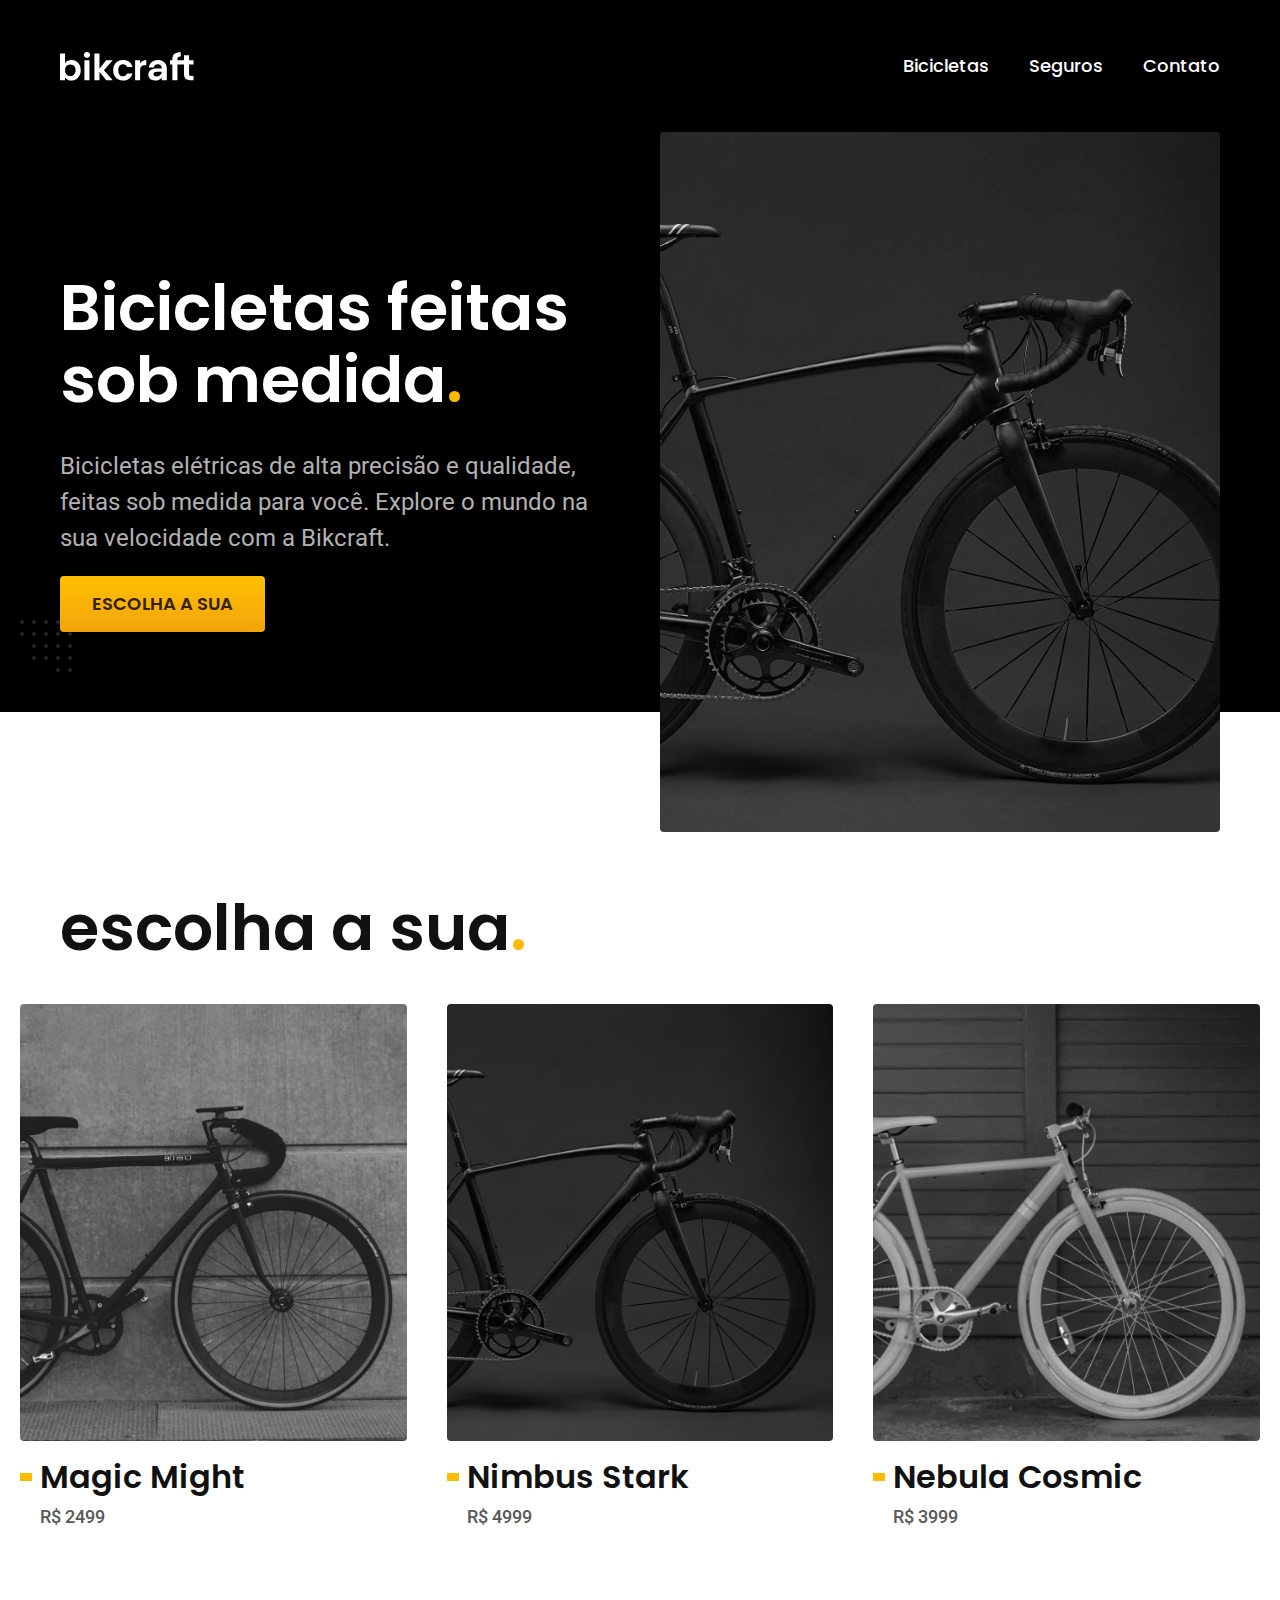
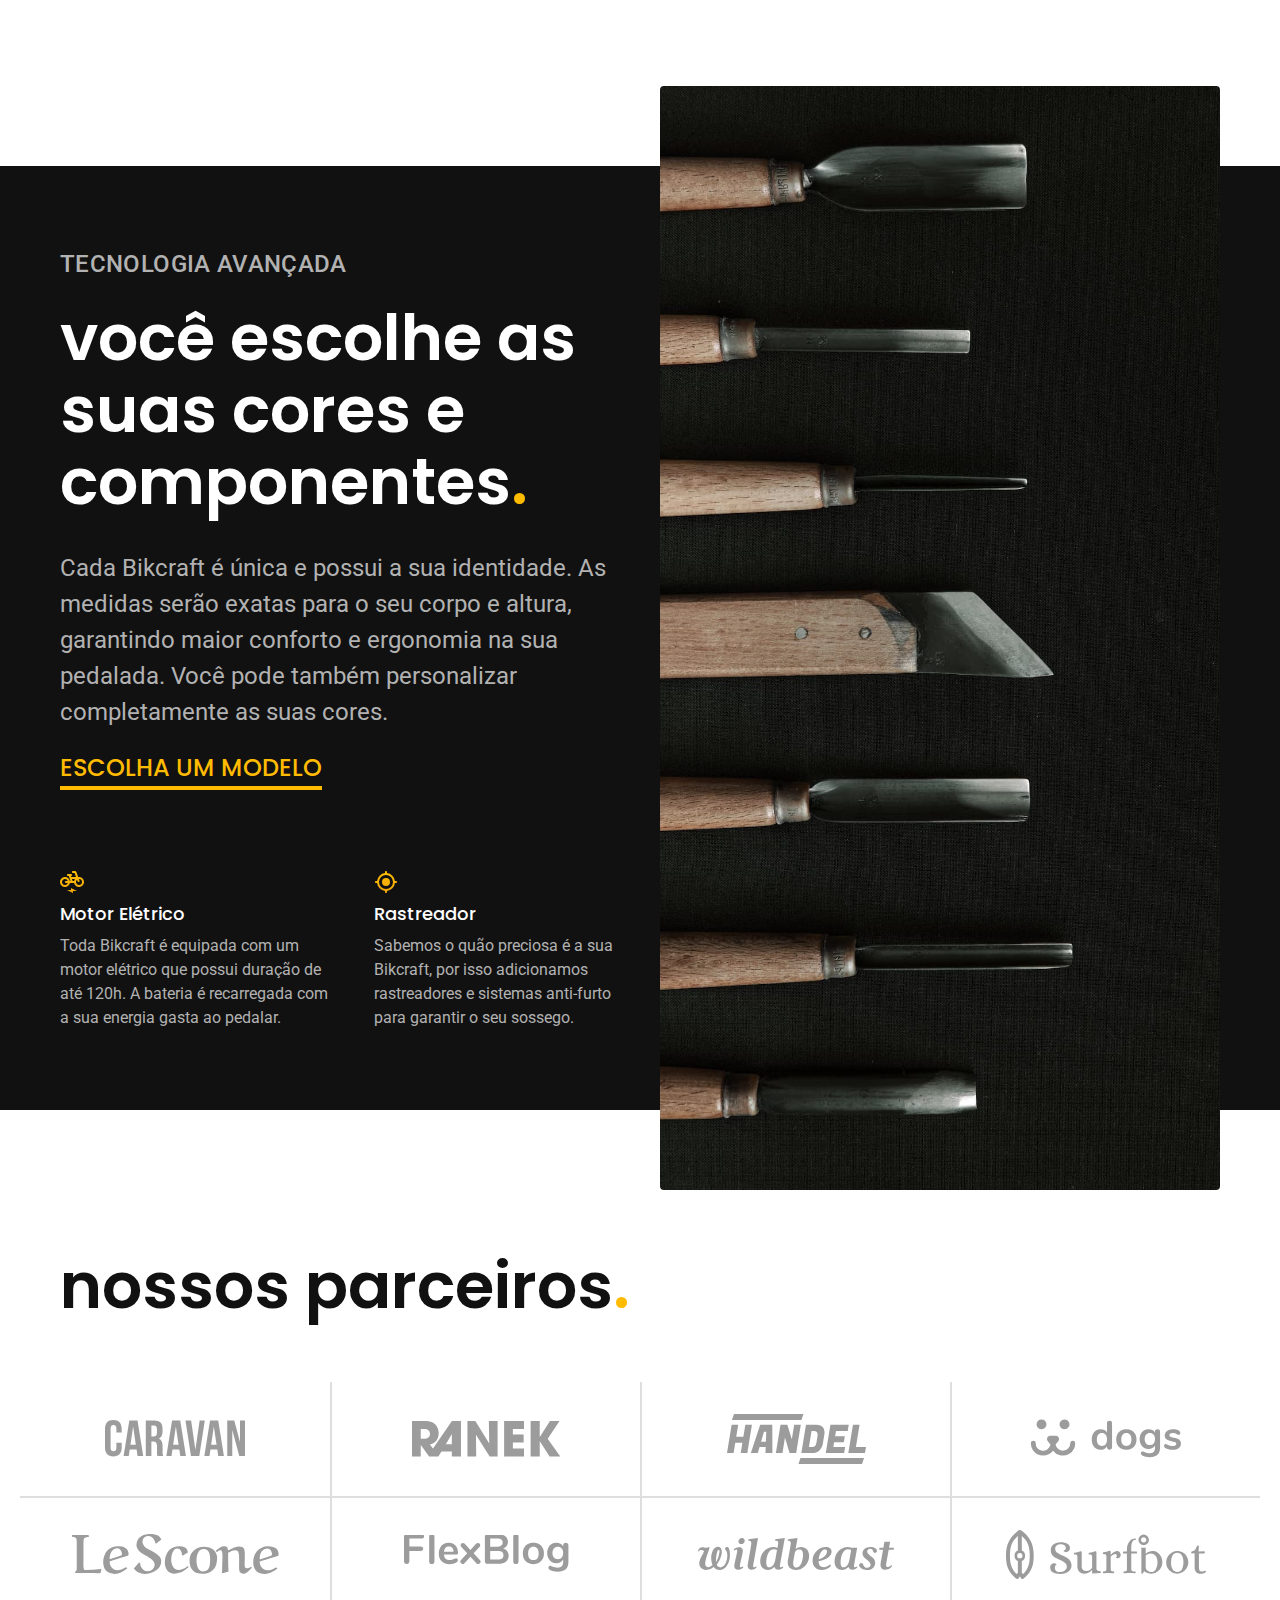
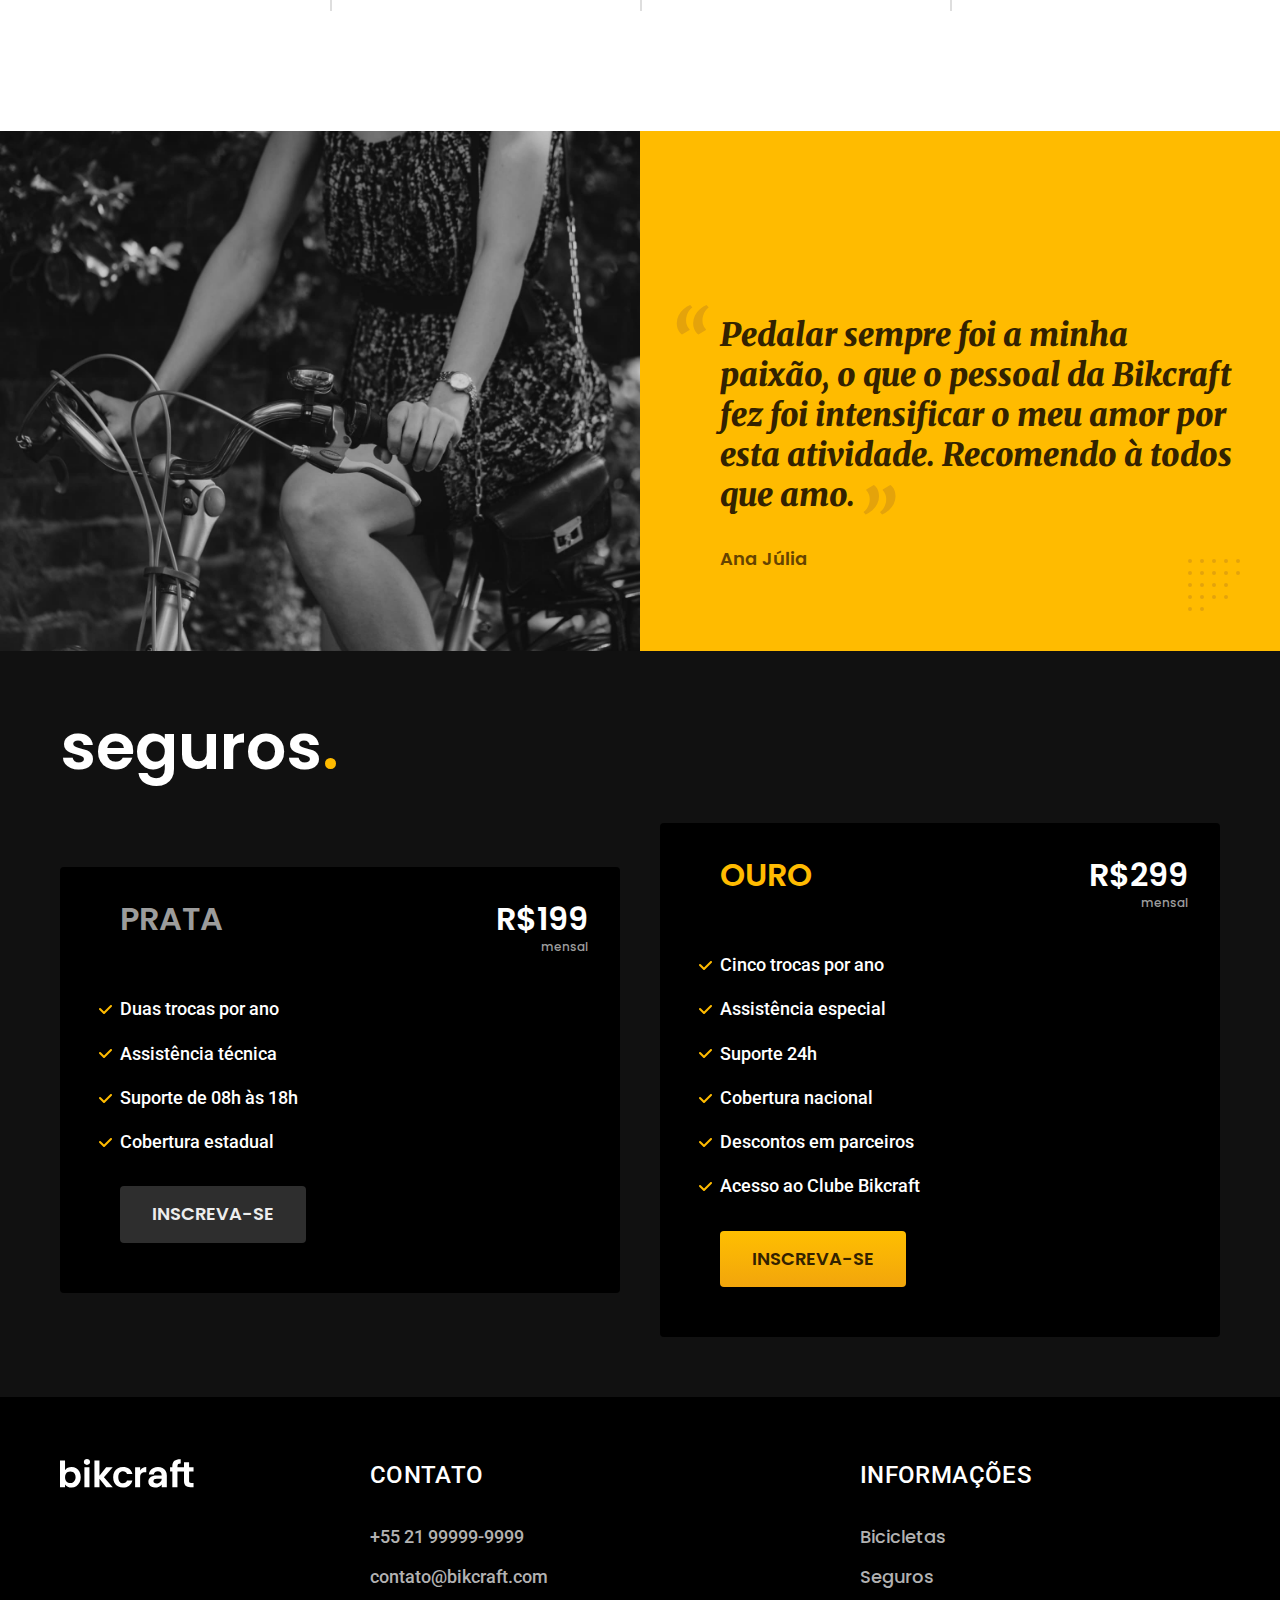
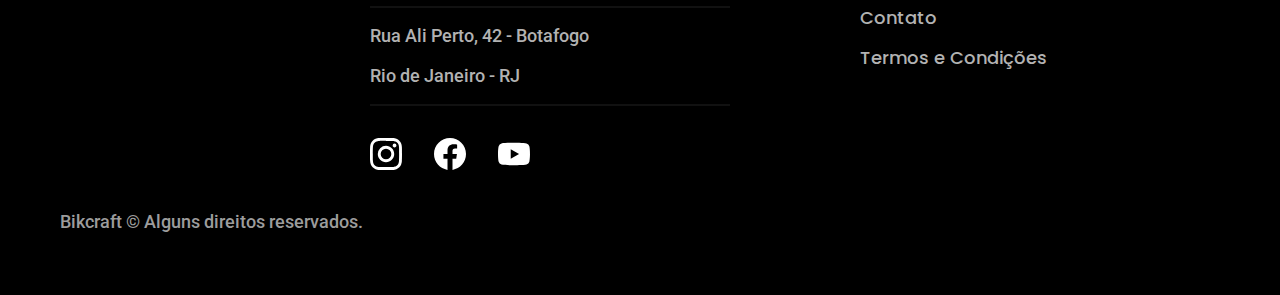
<file: index.html>
<!DOCTYPE html>
<html lang="pt-br">

<head>
  <meta charset="UTF-8">
  <meta name="viewport" content="width=device-width, initial-scale=1.0">
  <title>Bikcraft - Bicicletas Elétricas</title>
  <meta name="description" content="Bicicletas elétricas de alta precisão e qualidade, feitas sob medida para o cliente. Explore o mundo na sua velocidade com a Bikcraft.">

  <link rel="icon" href="./favicon.svg" type="image/svg+xml">
  <link rel="preload" href="./css/style.min.css" as="style">
  <link rel="stylesheet" href="./css/style.min.css">

  <link rel="preconnect" href="https://fonts.googleapis.com">
  <link rel="preconnect" href="https://fonts.gstatic.com" crossorigin>
  <link href="https://fonts.googleapis.com/css2?family=Poppins:wght@400;600&family=Roboto:wght@400;500&display=swap" rel="stylesheet">
  <link rel="preconnect" href="https://fonts.googleapis.com">
  <link rel="preconnect" href="https://fonts.gstatic.com" crossorigin>
  <link href="https://fonts.googleapis.com/css2?family=Merriweather:ital,wght@1,900&display=swap" rel="stylesheet">

  <script>document.documentElement.classList.add('js');</script>
</head>


<body>
  <header class="header-bg">
    <div class="header container">
      <a href="./">
        <img src="./img/bikcraft.svg" width="136" height="32" alt="Bikcraft">
      </a>

      <nav aria-label="primaria">
        <ul class="header-menu font-1-m cor-0">
          <li><a href="./bicicletas.html">Bicicletas</a></li>
          <li><a href="./seguros.html">Seguros</a></li>
          <li><a href="./contato.html">Contato</a></li>
        </ul>
      </nav>
    </div>
  </header>

  <main class="introducao-bg">
    <div class="introducao container">
      <div class="introducao-conteudo">
        <h1 class="font-1-xxl cor-0 fadeInLeft" data-anime="200">Bicicletas feitas sob medida<span class="cor-p1">.</span></h1>
        <p class="font-2-l cor-5 fadeInLeft" data-anime="400">Bicicletas elétricas de alta precisão e qualidade, feitas sob medida para você. Explore o mundo na sua velocidade com a Bikcraft.</p>
        <a class="botao fadeInLeft" data-anime="600" href="./bicicletas.html">Escolha a sua</a>
      </div>
      <picture data-anime="600" class="fadeInLeft">
        <source media="(max-width: 800px)" srcset="./img/bicicletas/nimbus.jpg">
        <img src="./img/fotos/introducao.jpg" width="1280" height="1600" alt="Bicicleta elétrica preta.">
      </picture>
    </div>
  </main>

  <article class="bicicletas-lista">
    <h2 class="container font-1-xxl">escolha a sua<span class="cor-p1">.</span></h2>

    <ul>
      <li>
        <a href=./bicicletas/magic.html">
          <img src="./img/bicicletas/magic-home.jpg" width="920" height="1040" alt="Bicicleta preta">
          <h3 class="font-1-xl">Magic Might</h3>
          <span class="font-2-m cor-8">R$ 2499</span>
        </a>
      </li>
      <li>
        <a href=./bicicletas/nimbus.html">
          <img src="./img/bicicletas/nimbus-home.jpg" width="920" height="1040" alt="Bicicleta preta">
          <h3 class="font-1-xl">Nimbus Stark</h3>
          <span class="font-2-m cor-8">R$ 4999</span>
        </a>
      </li>
      <li>
        <a href=./bicicletas/nebula.html">
          <img src="./img/bicicletas/nebula-home.jpg" width="920" height="1040" alt="Bicicleta preta">
          <h3 class="font-1-xl">Nebula Cosmic</h3>
          <span class="font-2-m cor-8">R$ 3999</span>
        </a>
      </li>
    </ul>
  </article>

  <article class="tecnologia-bg">
    <div class="tecnologia container">
      <div class="tecnologia-conteudo">
        <span class="font-2-l-b cor-5">Tecnologia Avançada</span>
        <h2 class="font-1-xxl cor-0">você escolhe as suas cores e componentes<span class="cor-p1">.</span></h2>
        <p class="font-2-l cor-5">Cada Bikcraft é única e possui a sua identidade. As medidas serão exatas para o seu corpo e altura, garantindo maior conforto e ergonomia na sua pedalada. Você pode também personalizar completamente as suas cores.</p>
        <a class="link" href="./bicicletas.html">Escolha um modelo</a>
        <div class="tecnologia-vantagens">
          <div>
            <img src="./img/icones/eletrica.svg" width="24" height="24" alt="">
            <h3 class="font-1-m cor-0">Motor Elétrico</h3>
            <p class="font-2-s cor-5">Toda Bikcraft é equipada com um motor elétrico que possui duração de até 120h. A bateria é recarregada com a sua energia gasta ao pedalar.</p>
          </div>
          <div>
            <img src="./img/icones/rastreador.svg" width="24" height="24" alt="">
            <h3 class="font-1-m cor-0">Rastreador</h3>
            <p class="font-2-s cor-5">Sabemos o quão preciosa é a sua Bikcraft, por isso adicionamos rastreadores e sistemas anti-furto para garantir o seu sossego.</p>
          </div>
        </div>
      </div>
      <div class="tecnologia-imagem">
        <img src="./img/fotos/tecnologia.jpg" width="1200" height="1920" alt="">
      </div>
  </article>

  <section class="parceiros" aria-label="Nossos Parceiros">
    <h2 class="container font-1-xxl">nossos parceiros<span class="cor-p1">.</span></h2>
    <ul>
      <li><img src="./img/parceiros/caravan.svg" alt="caravan" width="140" height="38"></li>
      <li><img src="./img/parceiros/ranek.svg" alt="ranek" width="149" height="36"></li>
      <li><img src="./img/parceiros/handel.svg" alt="handel" width="139" height="50"></li>
      <li><img src="./img/parceiros/dogs.svg" alt="dogs" width="152" height="39"></li>
      <li><img src="./img/parceiros/lescone.svg" alt="lescone" width="208" height="41"></li>
      <li><img src="./img/parceiros/flexblog.svg" alt="flexblog" width="165" height="38"></li>
      <li><img src="./img/parceiros/wildbeast.svg" alt="wildbeast" width="196" height="34"></li>
      <li><img src="./img/parceiros/surfbot.svg" alt="surfbot" width="200" height="49"></li>
    </ul>
  </section>

  <section class="depoimento" aria-label="Depoimento">
    <div>
      <img src="./img/fotos/depoimento.jpg" width="1560" height="1360" alt="Pessoa pedalando uma bicicleta Bikcraft">
    </div>
    <div class="depoimento-conteudo">
      <blockquote class="font-1-xl cor-p5">
        <p>Pedalar sempre foi a minha paixão, o que o pessoal da Bikcraft fez foi intensificar o meu amor por esta atividade. Recomendo à todos que amo.</p>
      </blockquote>
      <span class="font-1-m-b cor-p4">Ana Júlia</span>
    </div>
  </section>

  <article class="seguros-bg">
    <div class="seguros container">
      <h2 class="font-1-xxl cor-0">seguros<span class="cor-p1">.</span></h2>
      <div class="seguros-item">
        <h3 class="font-1-xl cor-6">PRATA</h3>
        <span class="font-1-xl cor-0">R$199 <span class="font-1-xs cor-6">mensal</span></span>
        <ul class="font-2-m cor-0">
          <li>Duas trocas por ano</li>
          <li>Assistência técnica</li>
          <li>Suporte de 08h às 18h</li>
          <li>Cobertura estadual</li>
          <a class="botao secundario" href="./orcamento.html">Inscreva-se</a>
        </ul>
      </div>

      <div class="seguros-item">
        <h3 class="font-1-xl cor-p1">OURO</h3>
        <span class="font-1-xl cor-0">R$299 <span class="font-1-xs cor-6">mensal</span></span>
        <ul class="font-2-m cor-0">
          <li>Cinco trocas por ano</li>
          <li>Assistência especial</li>
          <li>Suporte 24h</li>
          <li>Cobertura nacional</li>
          <li>Descontos em parceiros</li>
          <li>Acesso ao Clube Bikcraft</li>
          <a class="botao" href="./orcamento.html">Inscreva-se</a>
        </ul>
      </div>
    </div>
  </article>

  <footer class="footer-bg">
    <div class="footer container">
      <img src="./img/bikcraft.svg" width="136" height="32" alt="Bikcraft">
      <div class="footer-contato">
        <h3 class="font-2-l-b cor-0">Contato</h3>
        <ul class="font-2-m cor-5">
          <li><a href="tel:+5521999999999">+55 21 99999-9999</a></li>
          <li><a href="mailto:contato@bikcraft.com">contato@bikcraft.com</a></li>
          <li>Rua Ali Perto, 42 - Botafogo</li>
          <li>Rio de Janeiro - RJ</li>
        </ul>
        <div class="footer-redes">
          <a href="./">
            <img src="./img/redes/instagram.svg" width="32" height="32" alt="Instagram">
          </a>
          <a href="./">
            <img src="./img/redes/facebook.svg" width="32" height="32" alt="Facebook">
          </a>
          <a href="./">
            <img src="./img/redes/youtube.svg" width="32" height="32" alt="YouTube">
          </a>
        </div>
      </div>
      <div class="footer-informacoes">
        <h3 class="font-2-l-b cor-0">Informações</h3>
        <nav>
          <ul class="font-1-m cor-5">
            <li><a href="./bicicletas.html">Bicicletas</a></li>
            <li><a href="./seguros.html">Seguros</a></li>
            <li><a href="./contato.html">Contato</a></li>
            <li><a href="./termos.html">Termos e Condições</a></li>
          </ul>
        </nav>
      </div>
      <p class="footer-copy font-2-m cor-6">Bikcraft © Alguns direitos reservados.</p>
    </div>
  </footer>
  <script src="./js/plugins/simple-anime.js"></script>
  <script src="./js/script.js"></script>
</body>


</html>
</file>
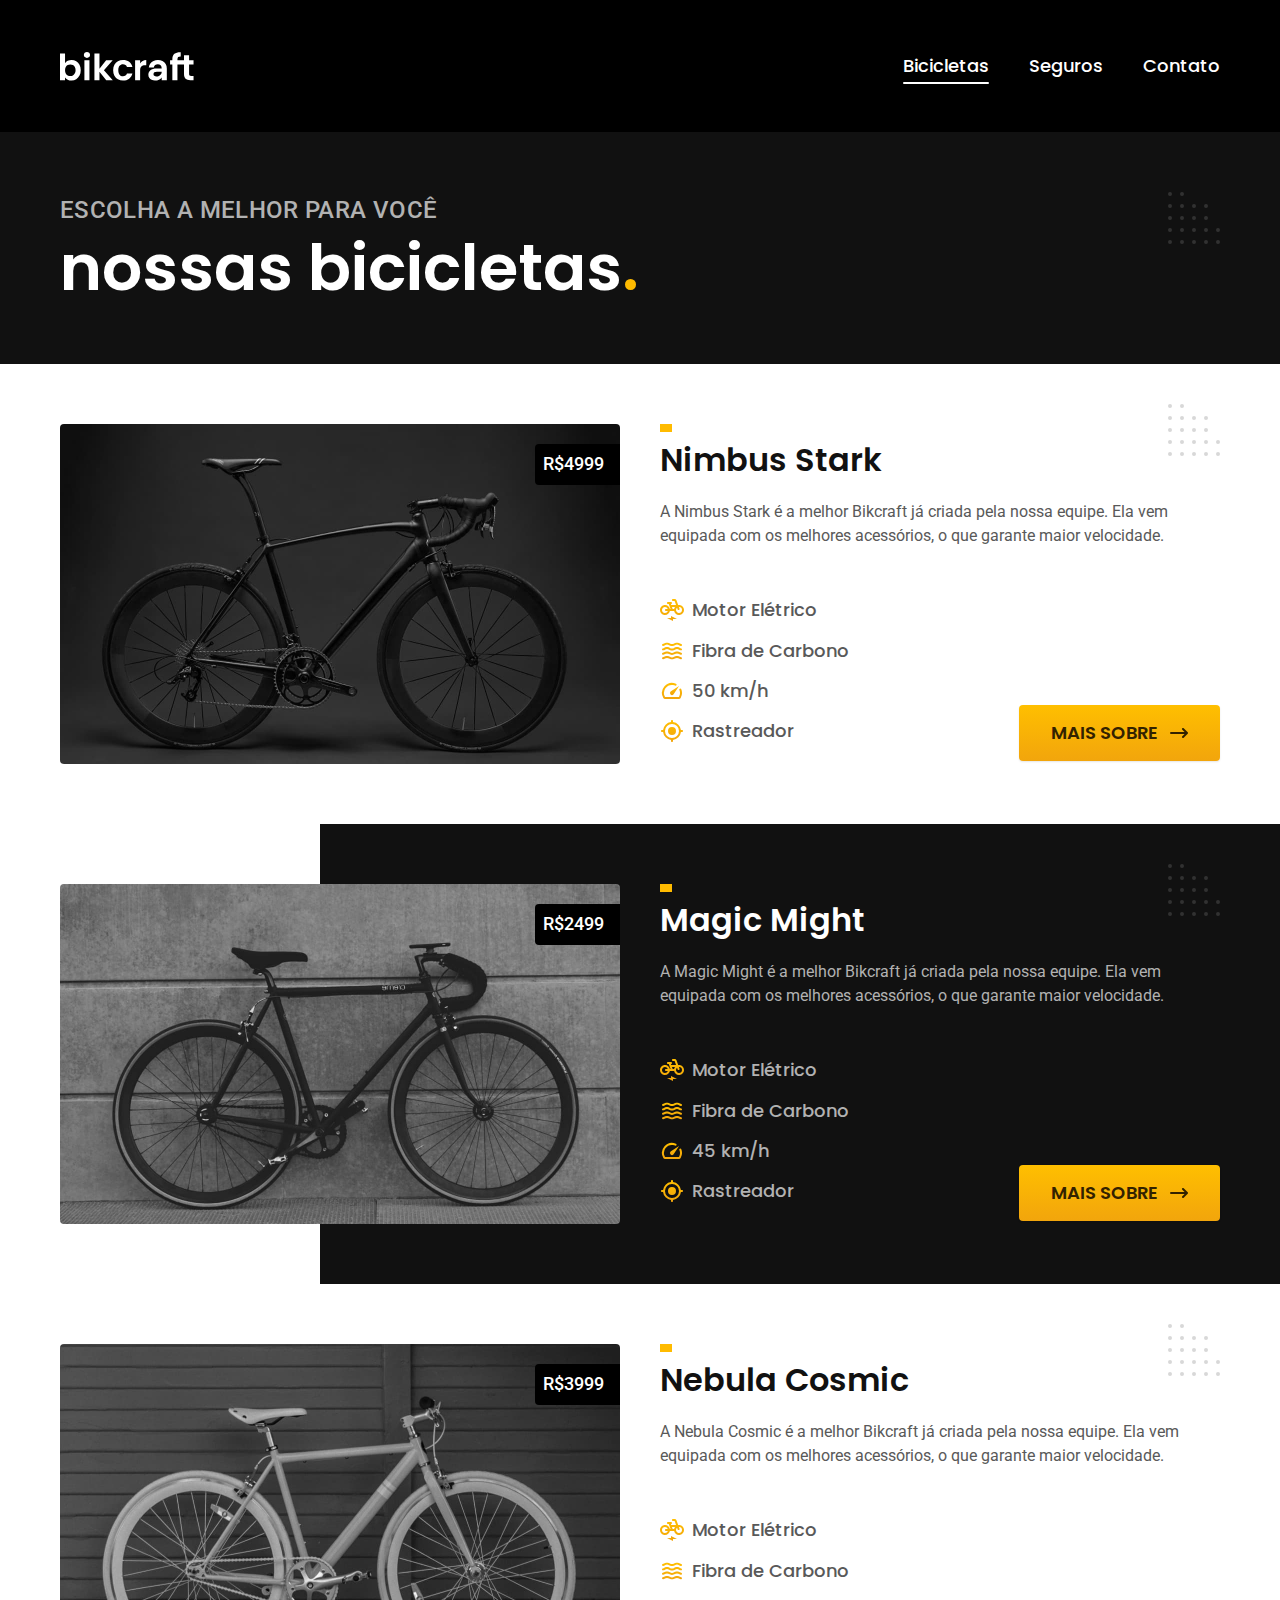
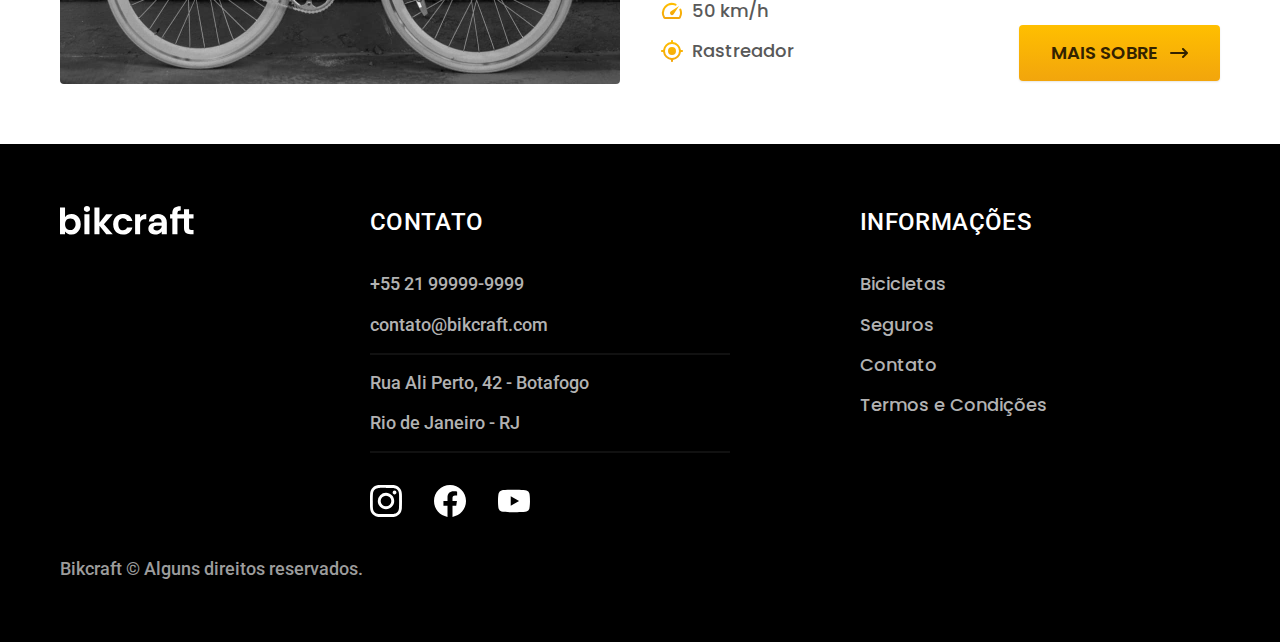
<file: bicicletas.html>
<!DOCTYPE html>
<html lang="pt-br">

<head>
  <meta charset="UTF-8">
  <meta name="viewport" content="width=device-width, initial-scale=1.0">
  <title>Bicicletas | Bikcraft</title>
  <meta name="description" content="Bicicletas">
  <link rel="icon" href="./favicon.svg" type="image/svg+xml">
  <link rel="preload" href="./css/style.min.css" as="style">
  <link rel="stylesheet" href="./css/style.min.css">

  <link rel="preconnect" href="https://fonts.googleapis.com">
  <link rel="preconnect" href="https://fonts.gstatic.com" crossorigin>
  <link href="https://fonts.googleapis.com/css2?family=Poppins:wght@400;600&family=Roboto:wght@400;500&display=swap" rel="stylesheet">
  <link rel="preconnect" href="https://fonts.googleapis.com">
  <link rel="preconnect" href="https://fonts.gstatic.com" crossorigin>
  <link href="https://fonts.googleapis.com/css2?family=Merriweather:ital,wght@1,900&display=swap" rel="stylesheet">
  <script>document.documentElement.classList.add('js');</script>
</head>


<body id="bicicletas">
  <header class="header-bg">
    <div class="header container">
      <a href="./">
        <img src="./img/bikcraft.svg" alt="Bikcraft">
      </a>

      <nav aria-label="primaria">
        <ul class="header-menu font-1-m cor-0">
          <li><a href="./bicicletas.html">Bicicletas</a></li>
          <li><a href="./seguros.html">Seguros</a></li>
          <li><a href="./contato.html">Contato</a></li>
        </ul>
      </nav>
    </div>
  </header>

  <main>
    <div class="titulo-bg">
      <div class="titulo container">
        <p class="font-2-l-b cor-5">ESCOLHA A MELHOR PARA VOCÊ</p>
        <h1 class="font-1-xxl cor-0">nossas bicicletas<span class="cor-p1">.</span></h1>
      </div>
    </div>

    <div class="bicicletas container">
      <div class="bicicletas-imagem">
        <img src="./img/bicicletas/nimbus.jpg" alt="Bicicleta preta">
        <span class="font-2-m cor-0">R$4999</span>
      </div>
      <div class="bicicletas-conteudo">
        <h2 class="font-1-xl">Nimbus Stark</h2>
        <p class="font-2-s cor-8">A Nimbus Stark é a melhor Bikcraft já criada pela nossa equipe. Ela vem equipada com os melhores acessórios, o que garante maior velocidade.</p>
        <ul class="font-1-m cor-8">
          <li><img src="./img/icones/eletrica.svg" alt="">Motor Elétrico</li>
          <li><img src="./img/icones/carbono.svg" alt="">Fibra de Carbono</li>
          <li><img src="./img/icones/velocidade.svg" alt="">50 km/h</li>
          <li><img src="./img/icones/rastreador.svg" alt="">Rastreador</li>
        </ul>
        <a class="botao seta" href="./bicicletas/nimbus.html">Mais Sobre</a>
      </div>
    </div>

    <div class="bicicletas-bg">
      <div class="bicicletas container">
        <div class="bicicletas-imagem">
          <img src="./img/bicicletas/magic.jpg" alt="Bicicleta preta">
          <span class="font-2-m cor-0">R$2499</span>
        </div>
        <div class="bicicletas-conteudo">
          <h2 class="font-1-xl cor-0">Magic Might</h2>
          <p class="font-2-s cor-5">A Magic Might é a melhor Bikcraft já criada pela nossa equipe. Ela vem equipada com os melhores acessórios, o que garante maior velocidade.</p>
          <ul class="font-1-m cor-5">
            <li><img src="./img/icones/eletrica.svg" alt="">Motor Elétrico</li>
            <li><img src="./img/icones/carbono.svg" alt="">Fibra de Carbono</li>
            <li><img src="./img/icones/velocidade.svg" alt="">45 km/h</li>
            <li><img src="./img/icones/rastreador.svg" alt="">Rastreador</li>
          </ul>
          <a class="botao seta" href="./bicicletas/magic.html">Mais Sobre</a>
        </div>
      </div>
    </div>

    <div class="bicicletas container">
      <div class="bicicletas-imagem">
        <img src="./img/bicicletas/nebula.jpg" alt="Bicicleta preta">
        <span class="font-2-m cor-0">R$3999</span>
      </div>
      <div class="bicicletas-conteudo">
        <h2 class="font-1-xl">Nebula Cosmic</h2>
        <p class="font-2-s cor-8">A Nebula Cosmic é a melhor Bikcraft já criada pela nossa equipe. Ela vem equipada com os melhores acessórios, o que garante maior velocidade.</p>
        <ul class="font-1-m cor-8">
          <li><img src="./img/icones/eletrica.svg" alt="">Motor Elétrico</li>
          <li><img src="./img/icones/carbono.svg" alt="">Fibra de Carbono</li>
          <li><img src="./img/icones/velocidade.svg" alt="">50 km/h</li>
          <li><img src="./img/icones/rastreador.svg" alt="">Rastreador</li>
        </ul>
        <a class="botao seta" href="./bicicletas/nebula.html">Mais Sobre</a>
      </div>
    </div>

  </main>

  <footer class="footer-bg">
    <div class="footer container">
      <img src="./img/bikcraft.svg" alt="Bikcraft">
      <div class="footer-contato">
        <h3 class="font-2-l-b cor-0">Contato</h3>
        <ul class="font-2-m cor-5">
          <li><a href="tel:+5521999999999">+55 21 99999-9999</a></li>
          <li><a href="mailto:contato@bikcraft.com">contato@bikcraft.com</a></li>
          <li>Rua Ali Perto, 42 - Botafogo</li>
          <li>Rio de Janeiro - RJ</li>
        </ul>
        <div class="footer-redes">
          <a href="./">
            <img src="./img/redes/instagram.svg" alt="Instagram">
          </a>
          <a href="./">
            <img src="./img/redes/facebook.svg" alt="Facebook">
          </a>
          <a href="./">
            <img src="./img/redes/youtube.svg" alt="YouTube">
          </a>
        </div>
      </div>
      <div class="footer-informacoes">
        <h3 class="font-2-l-b cor-0">Informações</h3>
        <nav>
          <ul class="font-1-m cor-5">
            <li><a href="./bicicletas.html">Bicicletas</a></li>
            <li><a href="./seguros.html">Seguros</a></li>
            <li><a href="./contato.html">Contato</a></li>
            <li><a href="./termos.html">Termos e Condições</a></li>
          </ul>
        </nav>
      </div>
      <p class="footer-copy font-2-m cor-6">Bikcraft © Alguns direitos reservados.</p>
    </div>
  </footer>
  <script src="./js/script.js"></script>
</body>


</html>
</file>
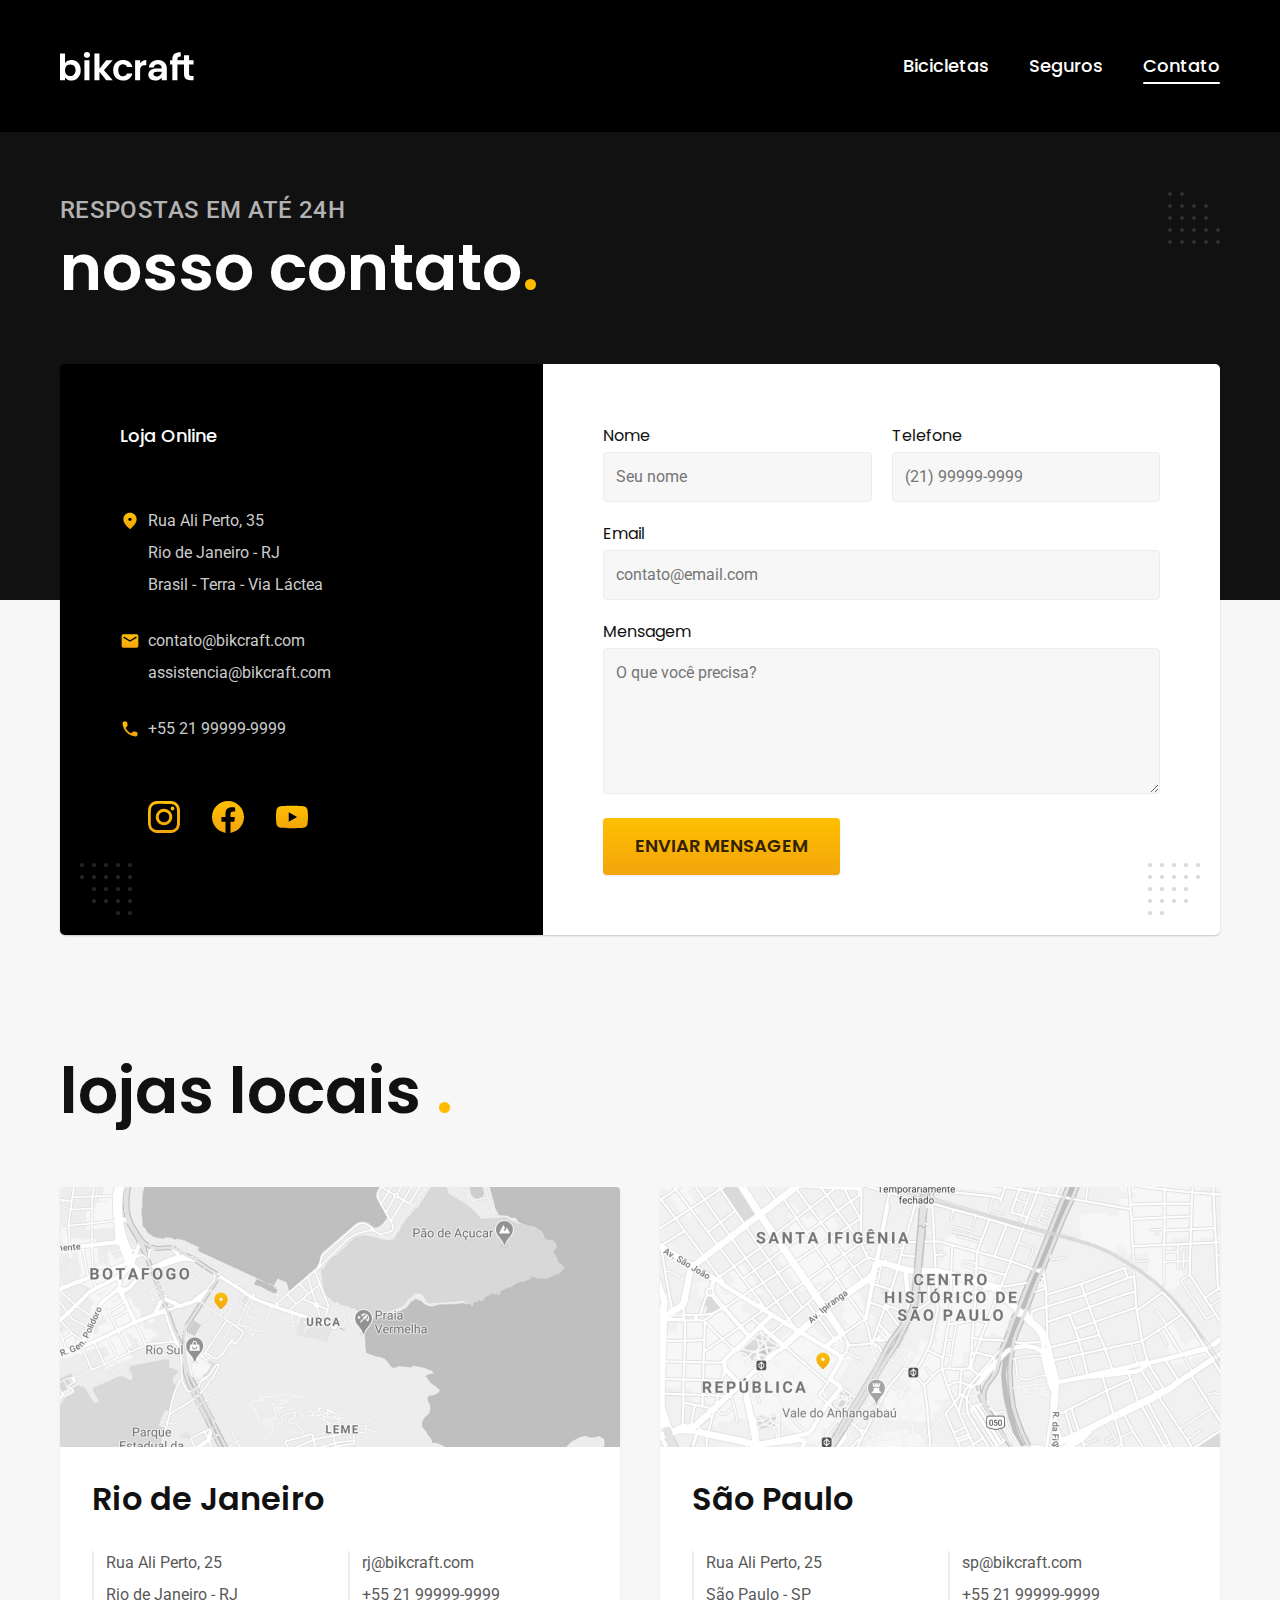
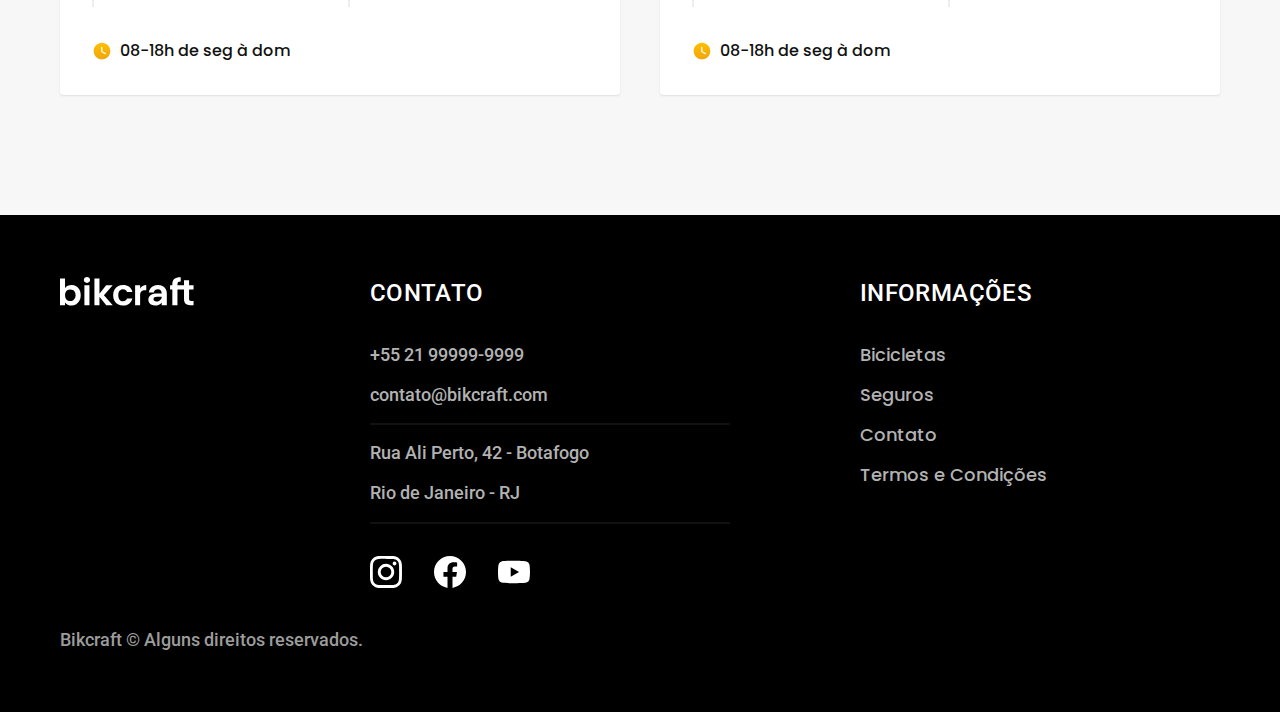
<file: contato.html>
<!DOCTYPE html>
<html lang="pt-br">

<head>
  <meta charset="UTF-8">
  <meta name="viewport" content="width=device-width, initial-scale=1.0">
  <title>Contato | Bikcraft</title>
  <meta name="description" content="Termos e Condições">
  <link rel="icon" href="./favicon.svg" type="image/svg+xml">
  <link rel="preload" href="./css/style.min.css" as="style">
  <link rel="stylesheet" href="./css/style.min.css">

  <link rel="preconnect" href="https://fonts.googleapis.com">
  <link rel="preconnect" href="https://fonts.gstatic.com" crossorigin>
  <link href="https://fonts.googleapis.com/css2?family=Poppins:wght@400;600&family=Roboto:wght@400;500&display=swap" rel="stylesheet">
  <link rel="preconnect" href="https://fonts.googleapis.com">
  <link rel="preconnect" href="https://fonts.gstatic.com" crossorigin>
  <link href="https://fonts.googleapis.com/css2?family=Merriweather:ital,wght@1,900&display=swap" rel="stylesheet">
  <script>document.documentElement.classList.add('js');</script>
</head>


<body id="contato">
  <header class="header-bg">
    <div class="header container">
      <a href="./">
        <img src="./img/bikcraft.svg" alt="Bikcraft">
      </a>

      <nav aria-label="primaria">
        <ul class="header-menu font-1-m cor-0">
          <li><a href="./bicicletas.html">Bicicletas</a></li>
          <li><a href="./seguros.html">Seguros</a></li>
          <li><a href="./contato.html">Contato</a></li>
        </ul>
      </nav>
    </div>
  </header>

  <main>
    <div class="titulo-bg">
      <div class="titulo container">
        <p class="font-2-l-b cor-5">RESPOSTAS EM ATÉ 24H</p>
        <h1 class="font-1-xxl cor-0">nosso contato<span class="cor-p1">.</span></h1>
      </div>
    </div>

    <div class="contato container">
      <section class="contato-dados" aria-label="Endereço">
        <h2 class="font-1-m cor-0">Loja Online</h2>
        <div class="contato-endereco font-2-s cor-4">
          <p>Rua Ali Perto, 35</p>
          <p>Rio de Janeiro - RJ</p>
          <p>Brasil - Terra - Via Láctea</p>
        </div>

        <address class="contato-meios font-2-s cor-4">
          <a href="mailto:contato@bikcraft.com">contato@bikcraft.com</a>
          <a href="mailto:assistencia@bikcraft.com">assistencia@bikcraft.com</a>
          <a href="tel:+5521999999999">+55 21 99999-9999</a>
        </address>

        <div class="contato-redes">
          <a href="./">
            <img src="./img/redes/instagram-p.svg" alt="Instagram">
          </a>
          <a href="./">
            <img src="./img/redes/facebook-p.svg" alt="Facebook">
          </a>
          <a href="./">
            <img src="./img/redes/youtube-p.svg" alt="YouTube">
          </a>
        </div>
      </section>

      <section class="contato-formulario" aria-label="Formulário">
        <form class="form" action="./contato.html">
          <div>
            <label for="nome">Nome</label>
            <input type="text" id="nome" name="nome" placeholder="Seu nome">
          </div>
          <div>
            <label for="telefone">Telefone</label>
            <input type="text" id="telefone" name="telefone" placeholder="(21) 99999-9999">
          </div>
          <div class="col-2">
            <label for="email">Email</label>
            <input type="email" id="email" name="email" placeholder="contato@email.com">
          </div>
          <div class="col-2">
            <label for="mensagem">Mensagem</label>
            <textarea rows="5" id="mensagem" name="mensagem" placeholder="O que você precisa?"></textarea>
          </div>
          <button class="botao col-2">Enviar Mensagem</button>
        </form>
      </section>
    </div>
  </main>

  <article class="lojas container">
    <h2 class="font-1-xxl">lojas locais <span class="cor-p1">.</span></h2>
    <div class="lojas-item">
      <img src="./img/lojas/rj.jpg" alt="Mapa marcando o endereço em Rua Ali Perto, 25 - Rio de Janeiro - RJ">
      <div class="lojas-conteudo">
        <h3 class="font-1-xl">Rio de Janeiro</h3>
        <div class="lojas-dados font-2-s cor-8">
          <p>Rua Ali Perto, 25</p>
          <p>Rio de Janeiro - RJ</p>
        </div>
        <div class="lojas-dados font-2-s cor-8">
          <a href="mailto:rj@bikcraft.com">rj@bikcraft.com</a>
          <a href="tel:+5521999999999">+55 21 99999-9999</a>
        </div>
        <p class="lojas-tempo font-1-s"><img src="./img/icones/horario.svg" alt="">08-18h de seg à dom</p>
      </div>
    </div>

    <div class="lojas-item">
      <img src="./img/lojas/sp.jpg" alt="Mapa marcando o endereço em Rua Ali Perto, 25 - São Paulo - SP">
      <div class="lojas-conteudo">
        <h3 class="font-1-xl">São Paulo</h3>
        <div class="lojas-dados font-2-s cor-8">
          <p>Rua Ali Perto, 25</p>
          <p>São Paulo - SP</p>
        </div>
        <div class="lojas-dados font-2-s cor-8">
          <a href="mailto:sp@bikcraft.com">sp@bikcraft.com</a>
          <a href="tel:+5511999999999">+55 21 99999-9999</a>
        </div>
        <p class="lojas-tempo font-1-s"><img src="./img/icones/horario.svg" alt="">08-18h de seg à dom</p>
      </div>
    </div>
  </article>

  <footer class="footer-bg">
    <div class="footer container">
      <img src="./img/bikcraft.svg" alt="Bikcraft">
      <div class="footer-contato">
        <h3 class="font-2-l-b cor-0">Contato</h3>
        <ul class="font-2-m cor-5">
          <li><a href="tel:+5521999999999">+55 21 99999-9999</a></li>
          <li><a href="mailto:contato@bikcraft.com">contato@bikcraft.com</a></li>
          <li>Rua Ali Perto, 42 - Botafogo</li>
          <li>Rio de Janeiro - RJ</li>
        </ul>
        <div class="footer-redes">
          <a href="./">
            <img src="./img/redes/instagram.svg" alt="Instagram">
          </a>
          <a href="./">
            <img src="./img/redes/facebook.svg" alt="Facebook">
          </a>
          <a href="./">
            <img src="./img/redes/youtube.svg" alt="YouTube">
          </a>
        </div>
      </div>
      <div class="footer-informacoes">
        <h3 class="font-2-l-b cor-0">Informações</h3>
        <nav>
          <ul class="font-1-m cor-5">
            <li><a href="./bicicletas.html">Bicicletas</a></li>
            <li><a href="./seguros.html">Seguros</a></li>
            <li><a href="./contato.html">Contato</a></li>
            <li><a href="./termos.html">Termos e Condições</a></li>
          </ul>
        </nav>
      </div>
      <p class="footer-copy font-2-m cor-6">Bikcraft © Alguns direitos reservados.</p>
    </div>
  </footer>
  <script src="./js/script.js"></script>
</body>


</html>
</file>
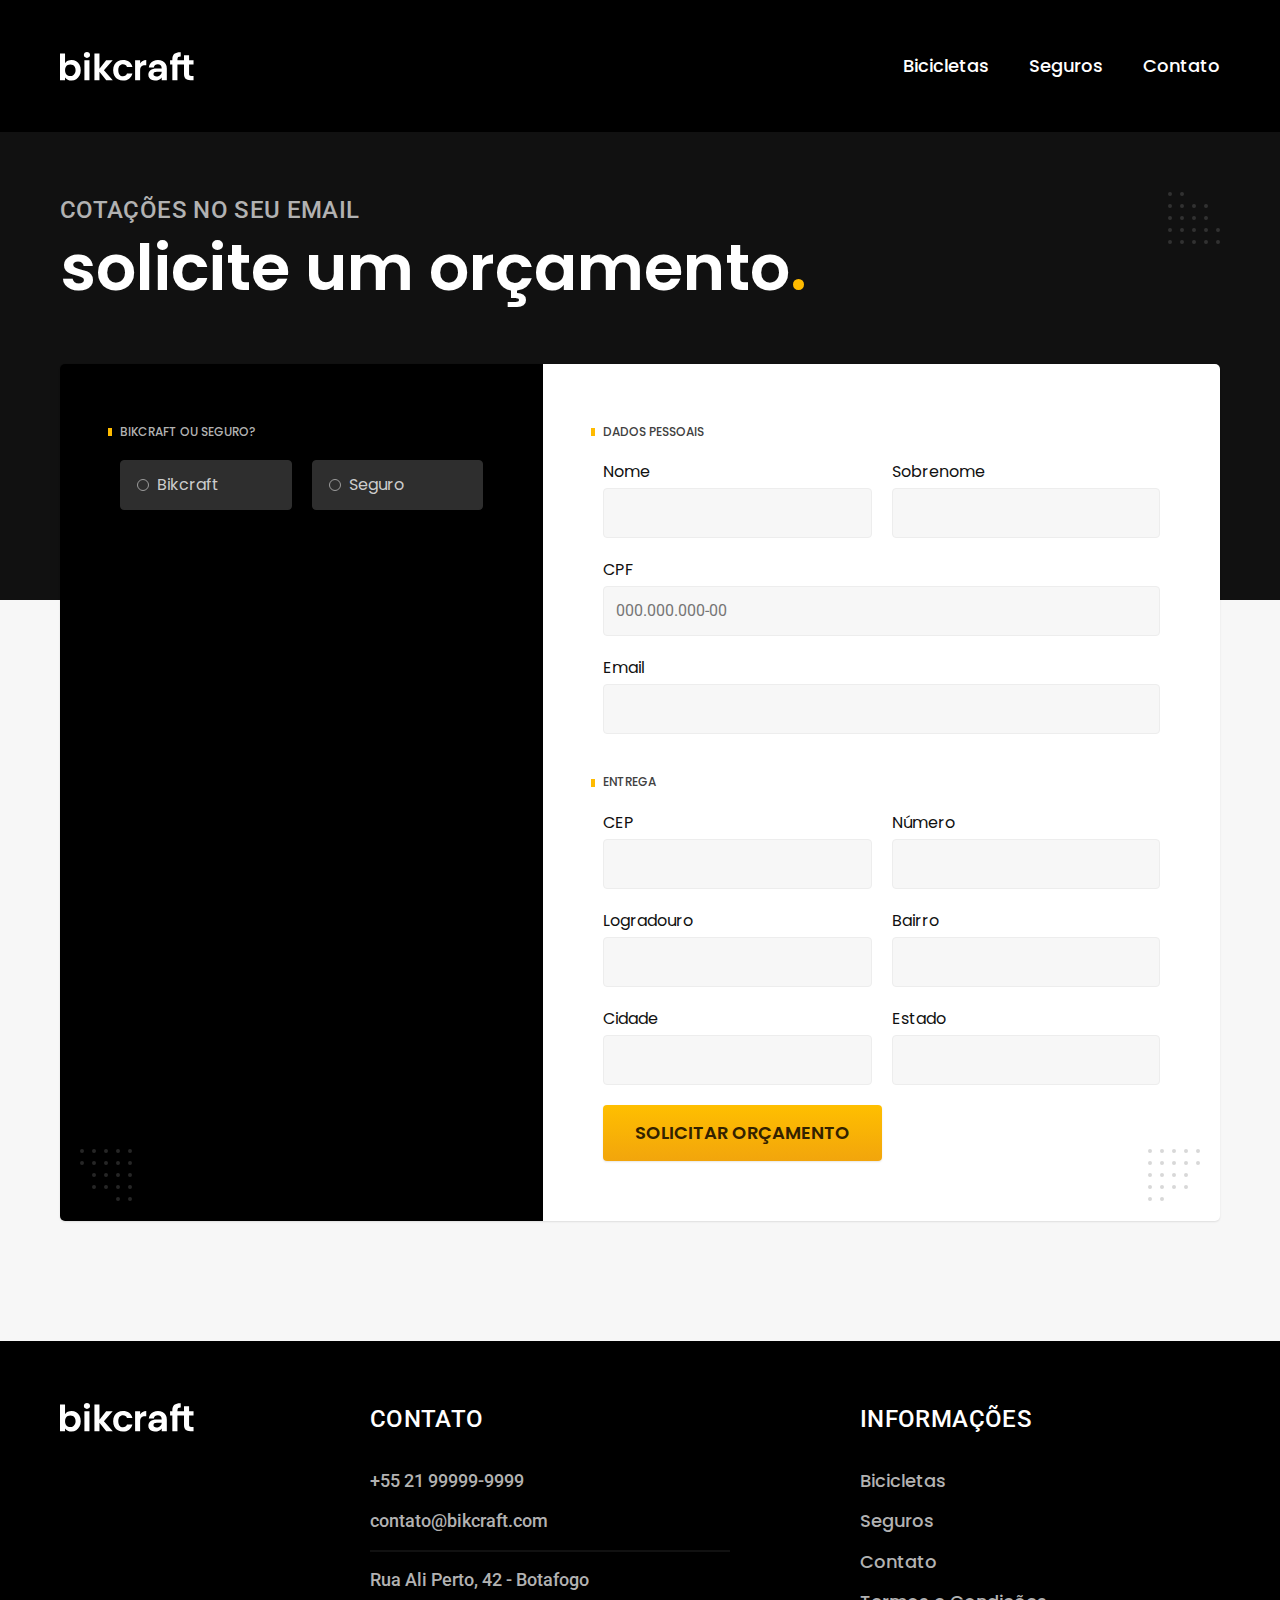
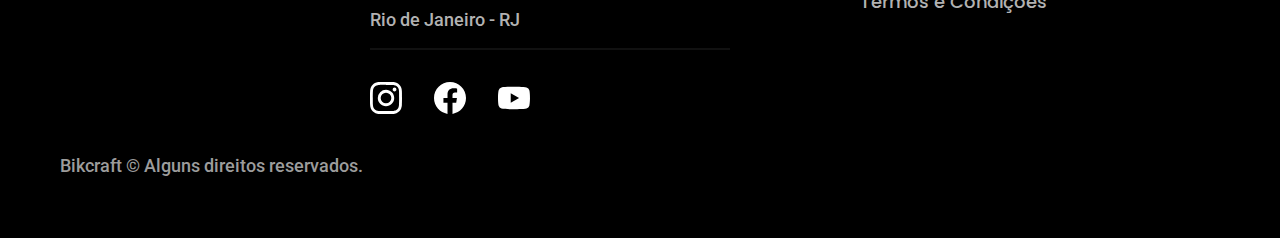
<file: orcamento.html>
<!DOCTYPE html>
<html lang="pt-br">

<head>
  <meta charset="UTF-8">
  <meta name="viewport" content="width=device-width, initial-scale=1.0">
  <title>Orçamento | Bikcraft</title>
  <meta name="description" content="Termos e Condições">
  <link rel="icon" href="./favicon.svg" type="image/svg+xml">
  <link rel="preload" href="./css/style.min.css" as="style">
  <link rel="stylesheet" href="./css/style.min.css">

  <link rel="preconnect" href="https://fonts.googleapis.com">
  <link rel="preconnect" href="https://fonts.gstatic.com" crossorigin>
  <link href="https://fonts.googleapis.com/css2?family=Poppins:wght@400;600&family=Roboto:wght@400;500&display=swap" rel="stylesheet">
  <link rel="preconnect" href="https://fonts.googleapis.com">
  <link rel="preconnect" href="https://fonts.gstatic.com" crossorigin>
  <link href="https://fonts.googleapis.com/css2?family=Merriweather:ital,wght@1,900&display=swap" rel="stylesheet">
  <script>document.documentElement.classList.add('js');</script>
</head>


<body id="orcamento">
  <header class="header-bg">
    <div class="header container">
      <a href="./">
        <img src="./img/bikcraft.svg" alt="Bikcraft">
      </a>

      <nav aria-label="primaria">
        <ul class="header-menu font-1-m cor-0">
          <li><a href="./bicicletas.html">Bicicletas</a></li>
          <li><a href="./seguros.html">Seguros</a></li>
          <li><a href="./contato.html">Contato</a></li>
        </ul>
      </nav>
    </div>
  </header>

  <main>
    <div class="titulo-bg">
      <div class="titulo container">
        <p class="font-2-l-b cor-5">COTAÇÕES NO SEU EMAIL</p>
        <h1 class="font-1-xxl cor-0">solicite um orçamento<span class="cor-p1">.</span></h1>
      </div>
    </div>

    <form class="orcamento container" action="./">
      <div class="orcamento-produto">
        <h2 class="font-1-xs cor-5">Bikcraft ou Seguro?</h2>

        <input type="radio" name="tipo" value="bikcraft" id="bikcraft">
        <label for="bikcraft">Bikcraft</label>

        <input type="radio" name="tipo" value="seguro" id="seguro">
        <label for="seguro">Seguro</label>

        <div class="orcamento-conteudo" id="orcamento-bikcraft">
          <h2 class="font-1-xs cor-5">Escolha a sua</h2>

          <input type="radio" name="produto" value="nimbus" id="nimbus">
          <label for="nimbus">Nimbus Stark <span>R$ 4999</span></label>
          <div class="orcamento-detalhes">
            <ul class="font-1-xs cor-8">
              <li><img src="./img/icones/eletrica.svg" alt="">Motor Elétrico</li>
              <li><img src="./img/icones/carbono.svg" alt="">Fibra de Carbono</li>
              <li><img src="./img/icones/velocidade.svg" alt="">50 km/h</li>
              <li><img src="./img/icones/rastreador.svg" alt="">Rastreador</li>
            </ul>
            <img src="./img/bicicletas/nimbus.jpg" alt="Bicicleta preta">
          </div>

          <input type="radio" name="produto" value="magic" id="magic">
          <label for="magic">Magic Might <span>R$ 2499</span></label>
          <div class="orcamento-detalhes">
            <ul class="font-1-xs cor-8">
              <li><img src="./img/icones/eletrica.svg" alt="">Motor Elétrico</li>
              <li><img src="./img/icones/carbono.svg" alt="">Fibra de Carbono</li>
              <li><img src="./img/icones/velocidade.svg" alt="">45 km/h</li>
              <li><img src="./img/icones/rastreador.svg" alt="">Rastreador</li>
            </ul>
            <img src="./img/bicicletas/magic.jpg" alt="Bicicleta preta">
          </div>

          <input type="radio" name="produto" value="nebula" id="nebula">
          <label for="nebula">Nebula Cosmic <span>R$ 3999</span></label>
          <div class="orcamento-detalhes">
            <ul class="font-1-xs cor-8">
              <li><img src="./img/icones/eletrica.svg" alt="">Motor Elétrico</li>
              <li><img src="./img/icones/carbono.svg" alt="">Fibra de Carbono</li>
              <li><img src="./img/icones/velocidade.svg" alt="">40 km/h</li>
              <li><img src="./img/icones/rastreador.svg" alt="">Rastreador</li>
            </ul>
            <img src="./img/bicicletas/nebula.jpg" alt="Bicicleta branca">
          </div>

        </div>

        <div class="orcamento-conteudo" id="orcamento-seguro">
          <h2 class="font-1-xs cor-5">Escolha o plano</h2>

          <input type="radio" name="produto" value="prata" id="prata">
          <label for="prata">Prata <span>R$ 199</span></label>

          <input type="radio" name="produto" value="ouro" id="ouro">
          <label for="ouro">Ouro <span>R$ 299</span></label>
        </div>
      </div>

      <div class="orcamento-dados form">
        <h2 class="font-1-xs cor-9 col-2">Dados Pessoais</h2>
        <div>
          <label for="nome">Nome</label>
          <input type="text" id="nome" name="nome">
        </div>
        <div>
          <label for="sobrenome">Sobrenome</label>
          <input type="text" id="sobrenome" name="sobrenome">
        </div>
        <div class="col-2">
          <label for="cpf">CPF</label>
          <input type="text" id="cpf" name="cpf" placeholder="000.000.000-00">
        </div>
        <div class="col-2">
          <label for="email">Email</label>
          <input type="email" id="email" name="email">
        </div>

        <h2 class="font-1-xs cor-9 col-2">Entrega</h2>
        <div>
          <label for="cep">CEP</label>
          <input type="text" id="cep" name="cep">
        </div>
        <div>
          <label for="numero">Número</label>
          <input type="text" id="numero" name="numero">
        </div>
        <div>
          <label for="logradouro">Logradouro</label>
          <input type="text" id="logradouro" name="logradouro">
        </div>
        <div>
          <label for="bairro">Bairro</label>
          <input type="text" id="bairro" name="bairro">
        </div>
        <div>
          <label for="cidade">Cidade</label>
          <input type="text" id="cidade" name="cidade">
        </div>
        <div>
          <label for="estado">Estado</label>
          <input type="text" id="estado" name="estado">
        </div>
        <button class="botao col-2">Solicitar Orçamento</button>
      </div>
    </form>
  </main>

  <footer class="footer-bg">
    <div class="footer container">
      <img src="./img/bikcraft.svg" alt="Bikcraft">
      <div class="footer-contato">
        <h3 class="font-2-l-b cor-0">Contato</h3>
        <ul class="font-2-m cor-5">
          <li><a href="tel:+5521999999999">+55 21 99999-9999</a></li>
          <li><a href="mailto:contato@bikcraft.com">contato@bikcraft.com</a></li>
          <li>Rua Ali Perto, 42 - Botafogo</li>
          <li>Rio de Janeiro - RJ</li>
        </ul>
        <div class="footer-redes">
          <a href="./">
            <img src="./img/redes/instagram.svg" alt="Instagram">
          </a>
          <a href="./">
            <img src="./img/redes/facebook.svg" alt="Facebook">
          </a>
          <a href="./">
            <img src="./img/redes/youtube.svg" alt="YouTube">
          </a>
        </div>
      </div>
      <div class="footer-informacoes">
        <h3 class="font-2-l-b cor-0">Informações</h3>
        <nav>
          <ul class="font-1-m cor-5">
            <li><a href="./bicicletas.html">Bicicletas</a></li>
            <li><a href="./seguros.html">Seguros</a></li>
            <li><a href="./contato.html">Contato</a></li>
            <li><a href="./termos.html">Termos e Condições</a></li>
          </ul>
        </nav>
      </div>
      <p class="footer-copy font-2-m cor-6">Bikcraft © Alguns direitos reservados.</p>
    </div>
  </footer>
  <script src="./js/script.js"></script>
</body>


</html>
</file>
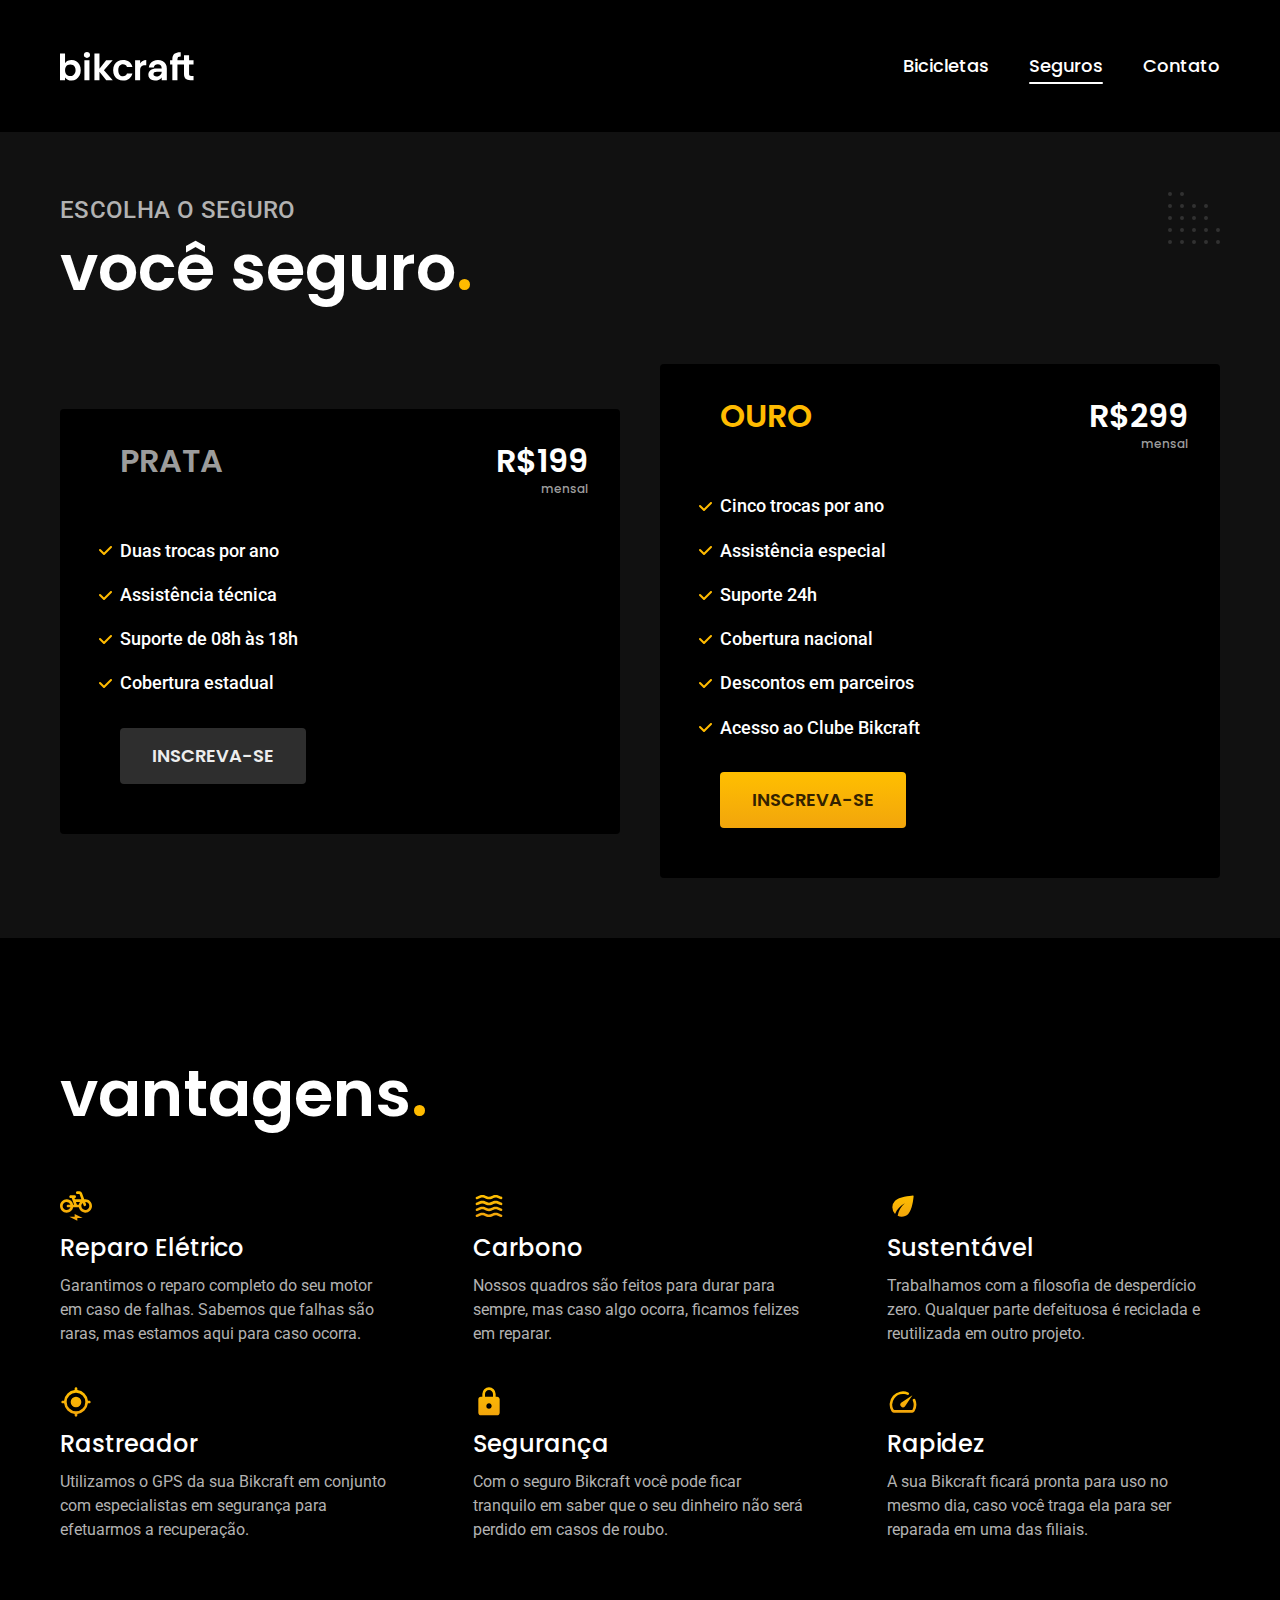
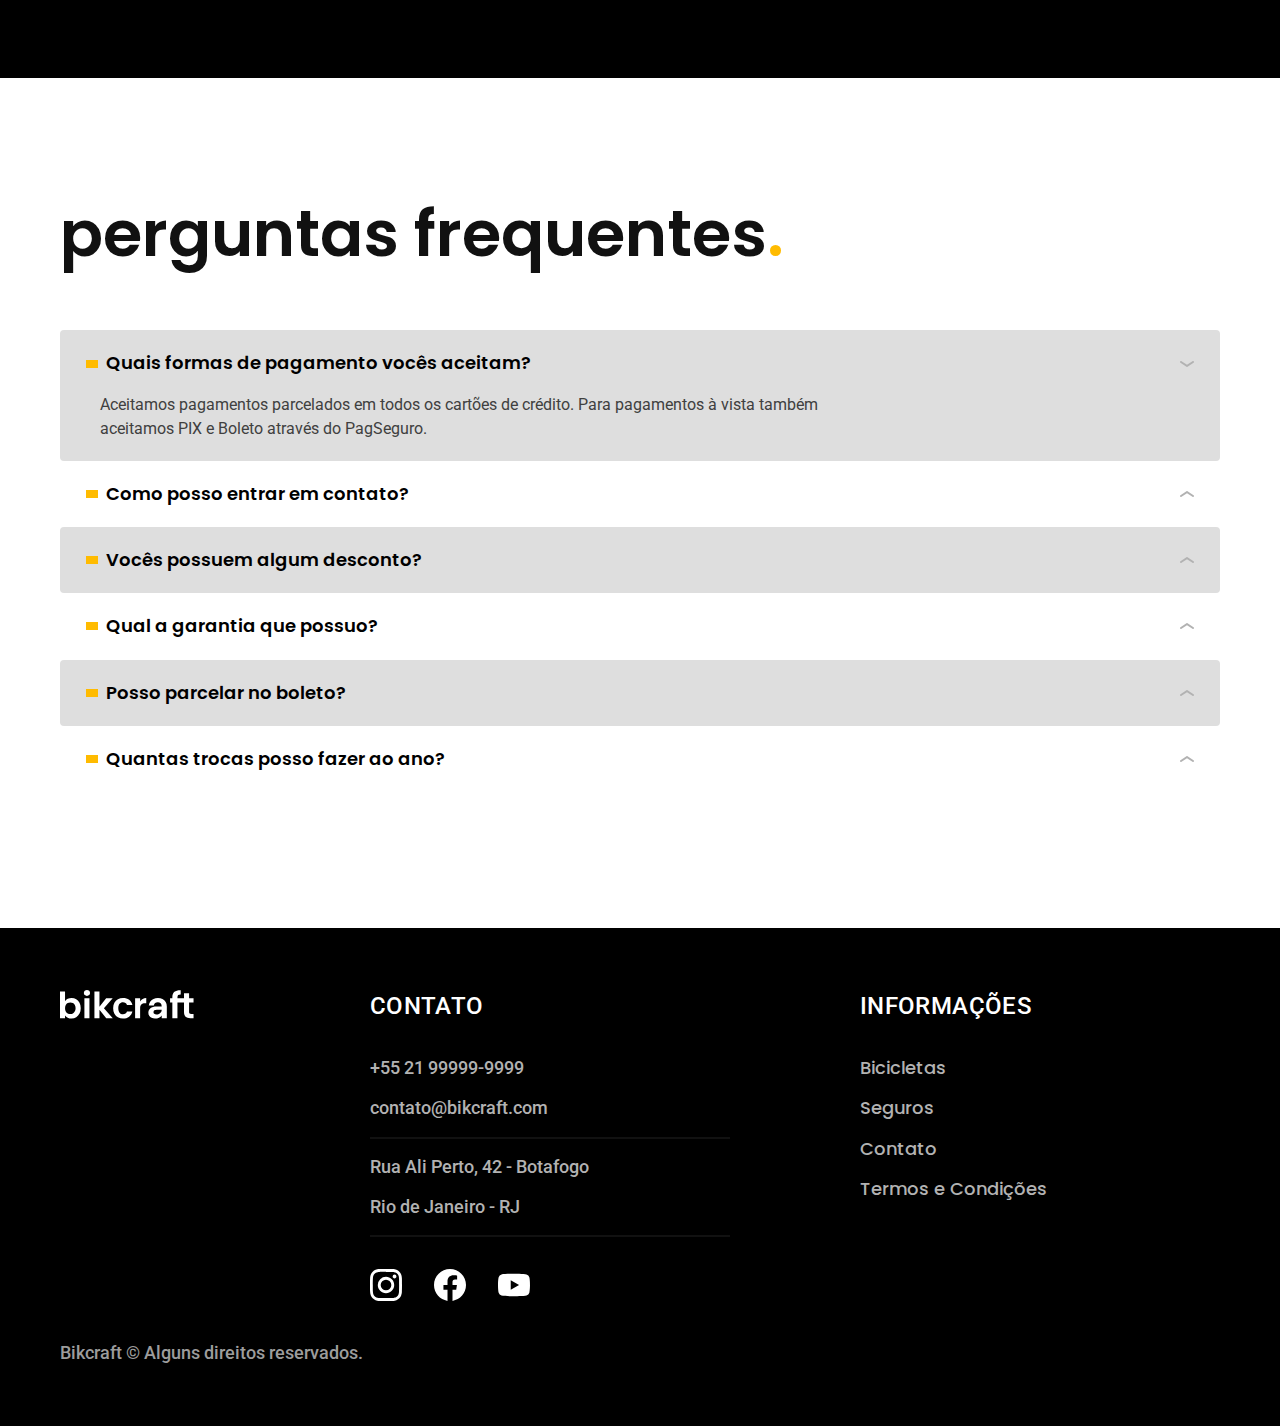
<file: seguros.html>
<!DOCTYPE html>
<html lang="pt-br">

<head>
  <meta charset="UTF-8">
  <meta name="viewport" content="width=device-width, initial-scale=1.0">
  <title>Seguros | Bikcraft</title>
  <meta name="description" content="Termos e Condições">
  <link rel="icon" href="./favicon.svg" type="image/svg+xml">
  <link rel="preload" href="./css/style.min.css" as="style">
  <link rel="stylesheet" href="./css/style.min.css">

  <link rel="preconnect" href="https://fonts.googleapis.com">
  <link rel="preconnect" href="https://fonts.gstatic.com" crossorigin>
  <link href="https://fonts.googleapis.com/css2?family=Poppins:wght@400;600&family=Roboto:wght@400;500&display=swap" rel="stylesheet">
  <link rel="preconnect" href="https://fonts.googleapis.com">
  <link rel="preconnect" href="https://fonts.gstatic.com" crossorigin>
  <link href="https://fonts.googleapis.com/css2?family=Merriweather:ital,wght@1,900&display=swap" rel="stylesheet">
  <script>document.documentElement.classList.add('js');</script>
</head>


<body id="seguros">
  <header class="header-bg">
    <div class="header container">
      <a href="./">
        <img src="./img/bikcraft.svg" alt="Bikcraft">
      </a>

      <nav aria-label="primaria">
        <ul class="header-menu font-1-m cor-0">
          <li><a href="./bicicletas.html">Bicicletas</a></li>
          <li><a href="./seguros.html">Seguros</a></li>
          <li><a href="./contato.html">Contato</a></li>
        </ul>
      </nav>
    </div>
  </header>

  <main class="seguros-bg">
    <div class="titulo-bg">
      <div class="titulo container">
        <p class="font-2-l-b cor-5">ESCOLHA O SEGURO</p>
        <h1 class="font-1-xxl cor-0">você seguro<span class="cor-p1">.</span></h1>
      </div>
    </div>

    <div class="seguros container fadeInLeft" data-anime="200">
      <div class="seguros-item">
        <h3 class="font-1-xl cor-6">PRATA</h3>
        <span class="font-1-xl cor-0">R$199 <span class="font-1-xs cor-6">mensal</span></span>
        <ul class="font-2-m cor-0">
          <li>Duas trocas por ano</li>
          <li>Assistência técnica</li>
          <li>Suporte de 08h às 18h</li>
          <li>Cobertura estadual</li>
          <a class="botao secundario" href="./orcamento.html?tipo=seguro&produto=prata">Inscreva-se</a>
        </ul>
      </div>

      <div class="seguros-item fadeInRight" data-anime="400">
        <h3 class="font-1-xl cor-p1">OURO</h3>
        <span class="font-1-xl cor-0">R$299 <span class="font-1-xs cor-6">mensal</span></span>
        <ul class="font-2-m cor-0">
          <li>Cinco trocas por ano</li>
          <li>Assistência especial</li>
          <li>Suporte 24h</li>
          <li>Cobertura nacional</li>
          <li>Descontos em parceiros</li>
          <li>Acesso ao Clube Bikcraft</li>
          <a class="botao" href="./orcamento.html?tipo=seguro&produto=ouro">Inscreva-se</a>
        </ul>
      </div>
    </div>
  </main>

  <article class="vantagens-bg">
    <div class="vantagens container">
      <h2 class="font-1-xxl cor-0">vantagens<span class="cor-p1">.</span></h2>
      <ul>
        <li>
          <img src="./img/icones/eletrica.svg" alt="">
          <h3 class="font-1-l cor-0">Reparo Elétrico</h3>
          <p class="font-2-s cor-5">Garantimos o reparo completo do seu motor em caso de falhas. Sabemos que falhas são raras, mas estamos aqui para caso ocorra.</p>
        </li>
        <li>
          <img src="./img/icones/carbono.svg" alt="">
          <h3 class="font-1-l cor-0">Carbono</h3>
          <p class="font-2-s cor-5">Nossos quadros são feitos para durar para sempre, mas caso algo ocorra, ficamos felizes em reparar.</p>
        </li>
        <li>
          <img src="./img/icones/sustentavel.svg" alt="">
          <h3 class="font-1-l cor-0">Sustentável</h3>
          <p class="font-2-s cor-5">Trabalhamos com a filosofia de desperdício zero. Qualquer parte defeituosa é reciclada e reutilizada em outro projeto.</p>
        </li>
        <li>
          <img src="./img/icones/rastreador.svg" alt="">
          <h3 class="font-1-l cor-0">Rastreador</h3>
          <p class="font-2-s cor-5">Utilizamos o GPS da sua Bikcraft em conjunto com especialistas em segurança para efetuarmos a recuperação.</p>
        </li>
        <li>
          <img src="./img/icones/seguro.svg" alt="">
          <h3 class="font-1-l cor-0">Segurança</h3>
          <p class="font-2-s cor-5">Com o seguro Bikcraft você pode ficar tranquilo em saber que o seu dinheiro não será perdido em casos de roubo.</p>
        </li>
        <li>
          <img src="./img/icones/velocidade.svg" alt="">
          <h3 class="font-1-l cor-0">Rapidez</h3>
          <p class="font-2-s cor-5">A sua Bikcraft ficará pronta para uso no mesmo dia, caso você traga ela para ser reparada em uma das filiais.</p>
        </li>
      </ul>
    </div>
  </article>

  <article class="perguntas container">
    <h2 class="font-1-xxl">perguntas frequentes<span class="cor-p1">.</span></h2>

    <dl>
      <div>
        <dt><button class="font-1-m-b" aria-controls="pergunta1" aria-expanded="true">Quais formas de pagamento vocês aceitam?</button></dt>
        <dd id="pergunta1" class="font-2-s cor-9 ativa">Aceitamos pagamentos parcelados em todos os cartões de crédito. Para pagamentos à vista também aceitamos PIX e Boleto através do PagSeguro.</dd>
      </div>

      <div>
        <dt><button class="font-1-m-b" aria-controls="pergunta2" aria-expanded="false">Como posso entrar em contato?</button></dt>
        <dd id="pergunta2" class="font-2-s cor-9">Aceitamos pagamentos parcelados em todos os cartões de crédito. Para pagamentos à vista também aceitamos PIX e Boleto através do PagSeguro.</dd>
      </div>

      <div>
        <dt><button class="font-1-m-b" aria-controls="pergunta3" aria-expanded="false">Vocês possuem algum desconto?</button></dt>
        <dd id="pergunta3" class="font-2-s cor-9">Aceitamos pagamentos parcelados em todos os cartões de crédito. Para pagamentos à vista também aceitamos PIX e Boleto através do PagSeguro.</dd>
      </div>

      <div>
        <dt><button class="font-1-m-b" aria-controls="pergunta4" aria-expanded="false">Qual a garantia que possuo?</button></dt>
        <dd id="pergunta4" class="font-2-s cor-9">Aceitamos pagamentos parcelados em todos os cartões de crédito. Para pagamentos à vista também aceitamos PIX e Boleto através do PagSeguro.</dd>
      </div>

      <div>
        <dt><button class="font-1-m-b" aria-controls="pergunta5" aria-expanded="false">Posso parcelar no boleto?</button></dt>
        <dd id="pergunta5" class="font-2-s cor-9">Aceitamos pagamentos parcelados em todos os cartões de crédito. Para pagamentos à vista também aceitamos PIX e Boleto através do PagSeguro.</dd>
      </div>

      <div>
        <dt><button class="font-1-m-b" aria-controls="pergunta6" aria-expanded="false">Quantas trocas posso fazer ao ano?</button></dt>
        <dd id="pergunta6" class="font-2-s cor-9">Aceitamos pagamentos parcelados em todos os cartões de crédito. Para pagamentos à vista também aceitamos PIX e Boleto através do PagSeguro.</dd>
      </div>

    </dl>
  </article>

  <footer class="footer-bg">
    <div class="footer container">
      <img src="./img/bikcraft.svg" alt="Bikcraft">
      <div class="footer-contato">
        <h3 class="font-2-l-b cor-0">Contato</h3>
        <ul class="font-2-m cor-5">
          <li><a href="tel:+5521999999999">+55 21 99999-9999</a></li>
          <li><a href="mailto:contato@bikcraft.com">contato@bikcraft.com</a></li>
          <li>Rua Ali Perto, 42 - Botafogo</li>
          <li>Rio de Janeiro - RJ</li>
        </ul>
        <div class="footer-redes">
          <a href="./">
            <img src="./img/redes/instagram.svg" alt="Instagram">
          </a>
          <a href="./">
            <img src="./img/redes/facebook.svg" alt="Facebook">
          </a>
          <a href="./">
            <img src="./img/redes/youtube.svg" alt="YouTube">
          </a>
        </div>
      </div>
      <div class="footer-informacoes">
        <h3 class="font-2-l-b cor-0">Informações</h3>
        <nav>
          <ul class="font-1-m cor-5">
            <li><a href="./bicicletas.html">Bicicletas</a></li>
            <li><a href="./seguros.html">Seguros</a></li>
            <li><a href="./contato.html">Contato</a></li>
            <li><a href="./termos.html">Termos e Condições</a></li>
          </ul>
        </nav>
      </div>
      <p class="footer-copy font-2-m cor-6">Bikcraft © Alguns direitos reservados.</p>
    </div>
  </footer>
  <script src="./js/plugins/simple-anime.js"></script>
  <script src="./js/script.js"></script>
</body>


</html>
</file>
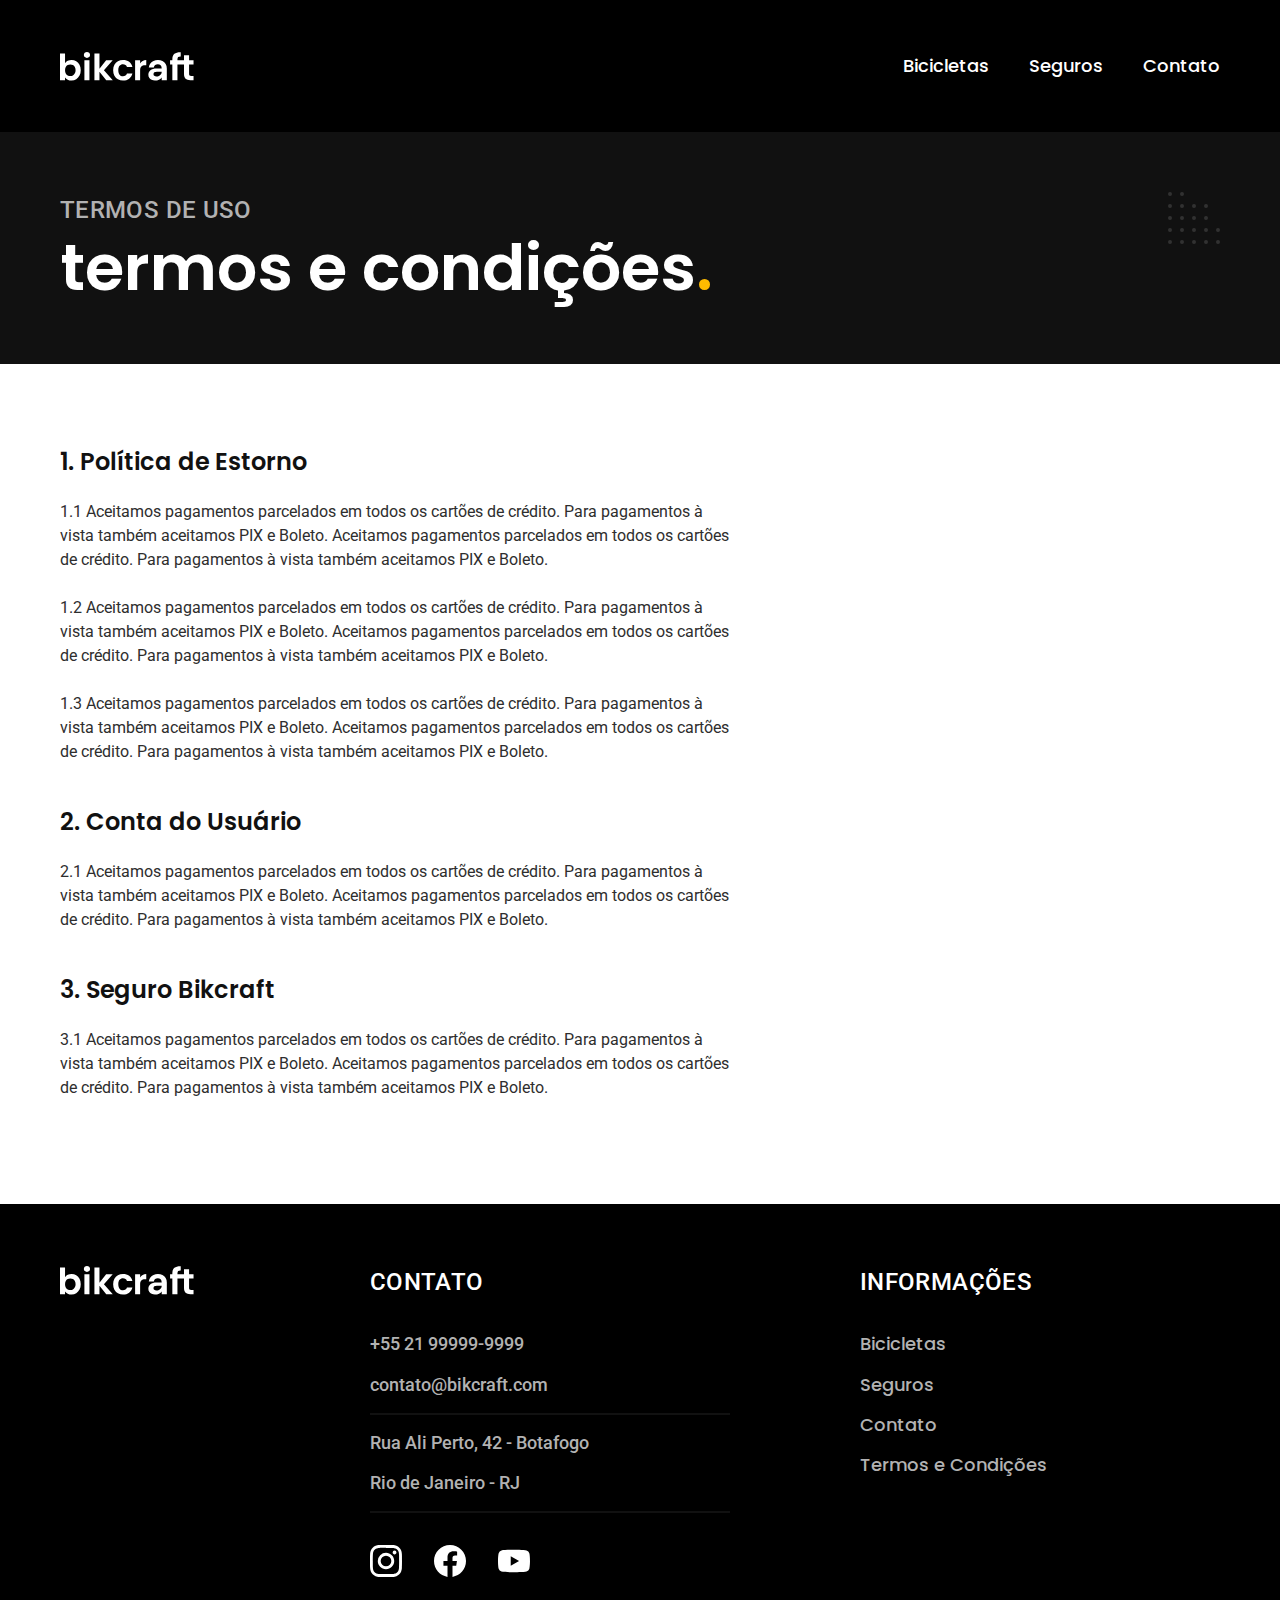
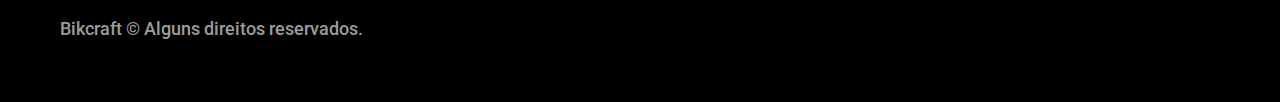
<file: termos.html>
<!DOCTYPE html>
<html lang="pt-br">

<head>
  <meta charset="UTF-8">
  <meta name="viewport" content="width=device-width, initial-scale=1.0">
  <title>Termos e Condições | Bikcraft</title>
  <meta name="description" content="Termos e Condições">
  <link rel="icon" href="./favicon.svg" type="image/svg+xml">
  <link rel="preload" href="./css/style.min.css" as="style">
  <link rel="stylesheet" href="./css/style.min.css">

  <link rel="preconnect" href="https://fonts.googleapis.com">
  <link rel="preconnect" href="https://fonts.gstatic.com" crossorigin>
  <link href="https://fonts.googleapis.com/css2?family=Poppins:wght@400;600&family=Roboto:wght@400;500&display=swap" rel="stylesheet">
  <link rel="preconnect" href="https://fonts.googleapis.com">
  <link rel="preconnect" href="https://fonts.gstatic.com" crossorigin>
  <link href="https://fonts.googleapis.com/css2?family=Merriweather:ital,wght@1,900&display=swap" rel="stylesheet">
  <script>document.documentElement.classList.add('js');</script>
</head>


<body id="termos">
  <header class="header-bg">
    <div class="header container">
      <a href="./">
        <img src="./img/bikcraft.svg" alt="Bikcraft">
      </a>

      <nav aria-label="primaria">
        <ul class="header-menu font-1-m cor-0">
          <li><a href="./bicicletas.html">Bicicletas</a></li>
          <li><a href="./seguros.html">Seguros</a></li>
          <li><a href="./contato.html">Contato</a></li>
        </ul>
      </nav>
    </div>
  </header>

  <main>
    <div class="titulo-bg">
      <div class="titulo container">
        <p class="font-2-l-b cor-5">TERMOS DE USO</p>
        <h1 class="font-1-xxl cor-0">termos e condições<span class="cor-p1">.</span></h1>
      </div>
    </div>

    <div class="termos font-2-s cor-10 container">
      <h2 class="font-1-l cor-11">1. Política de Estorno</h2>
      <p>1.1 Aceitamos pagamentos parcelados em todos os cartões de crédito. Para pagamentos à vista também aceitamos PIX e Boleto. Aceitamos pagamentos parcelados em todos os cartões de crédito. Para pagamentos à vista também aceitamos PIX e Boleto.</p>
      <p>1.2 Aceitamos pagamentos parcelados em todos os cartões de crédito. Para pagamentos à vista também aceitamos PIX e Boleto. Aceitamos pagamentos parcelados em todos os cartões de crédito. Para pagamentos à vista também aceitamos PIX e Boleto.</p>
      <p>1.3 Aceitamos pagamentos parcelados em todos os cartões de crédito. Para pagamentos à vista também aceitamos PIX e Boleto. Aceitamos pagamentos parcelados em todos os cartões de crédito. Para pagamentos à vista também aceitamos PIX e Boleto.</p>
      <h2 class="font-1-l cor-11">2. Conta do Usuário</h2>
      <p>2.1 Aceitamos pagamentos parcelados em todos os cartões de crédito. Para pagamentos à vista também aceitamos PIX e Boleto. Aceitamos pagamentos parcelados em todos os cartões de crédito. Para pagamentos à vista também aceitamos PIX e Boleto.</p>
      <h2 class="font-1-l cor-11">3. Seguro Bikcraft</h2>
      <p>3.1 Aceitamos pagamentos parcelados em todos os cartões de crédito. Para pagamentos à vista também aceitamos PIX e Boleto. Aceitamos pagamentos parcelados em todos os cartões de crédito. Para pagamentos à vista também aceitamos PIX e Boleto.</p>
    </div>
  </main>

  <footer class="footer-bg">
    <div class="footer container">
      <img src="./img/bikcraft.svg" alt="Bikcraft">
      <div class="footer-contato">
        <h3 class="font-2-l-b cor-0">Contato</h3>
        <ul class="font-2-m cor-5">
          <li><a href="tel:+5521999999999">+55 21 99999-9999</a></li>
          <li><a href="mailto:contato@bikcraft.com">contato@bikcraft.com</a></li>
          <li>Rua Ali Perto, 42 - Botafogo</li>
          <li>Rio de Janeiro - RJ</li>
        </ul>
        <div class="footer-redes">
          <a href="./">
            <img src="./img/redes/instagram.svg" alt="Instagram">
          </a>
          <a href="./">
            <img src="./img/redes/facebook.svg" alt="Facebook">
          </a>
          <a href="./">
            <img src="./img/redes/youtube.svg" alt="YouTube">
          </a>
        </div>
      </div>
      <div class="footer-informacoes">
        <h3 class="font-2-l-b cor-0">Informações</h3>
        <nav>
          <ul class="font-1-m cor-5">
            <li><a href="./bicicletas.html">Bicicletas</a></li>
            <li><a href="./seguros.html">Seguros</a></li>
            <li><a href="./contato.html">Contato</a></li>
            <li><a href="./termos.html">Termos e Condições</a></li>
          </ul>
        </nav>
      </div>
      <p class="footer-copy font-2-m cor-6">Bikcraft © Alguns direitos reservados.</p>
    </div>
  </footer>
  <script src="./js/script.js"></script>
</body>


</html>
</file>
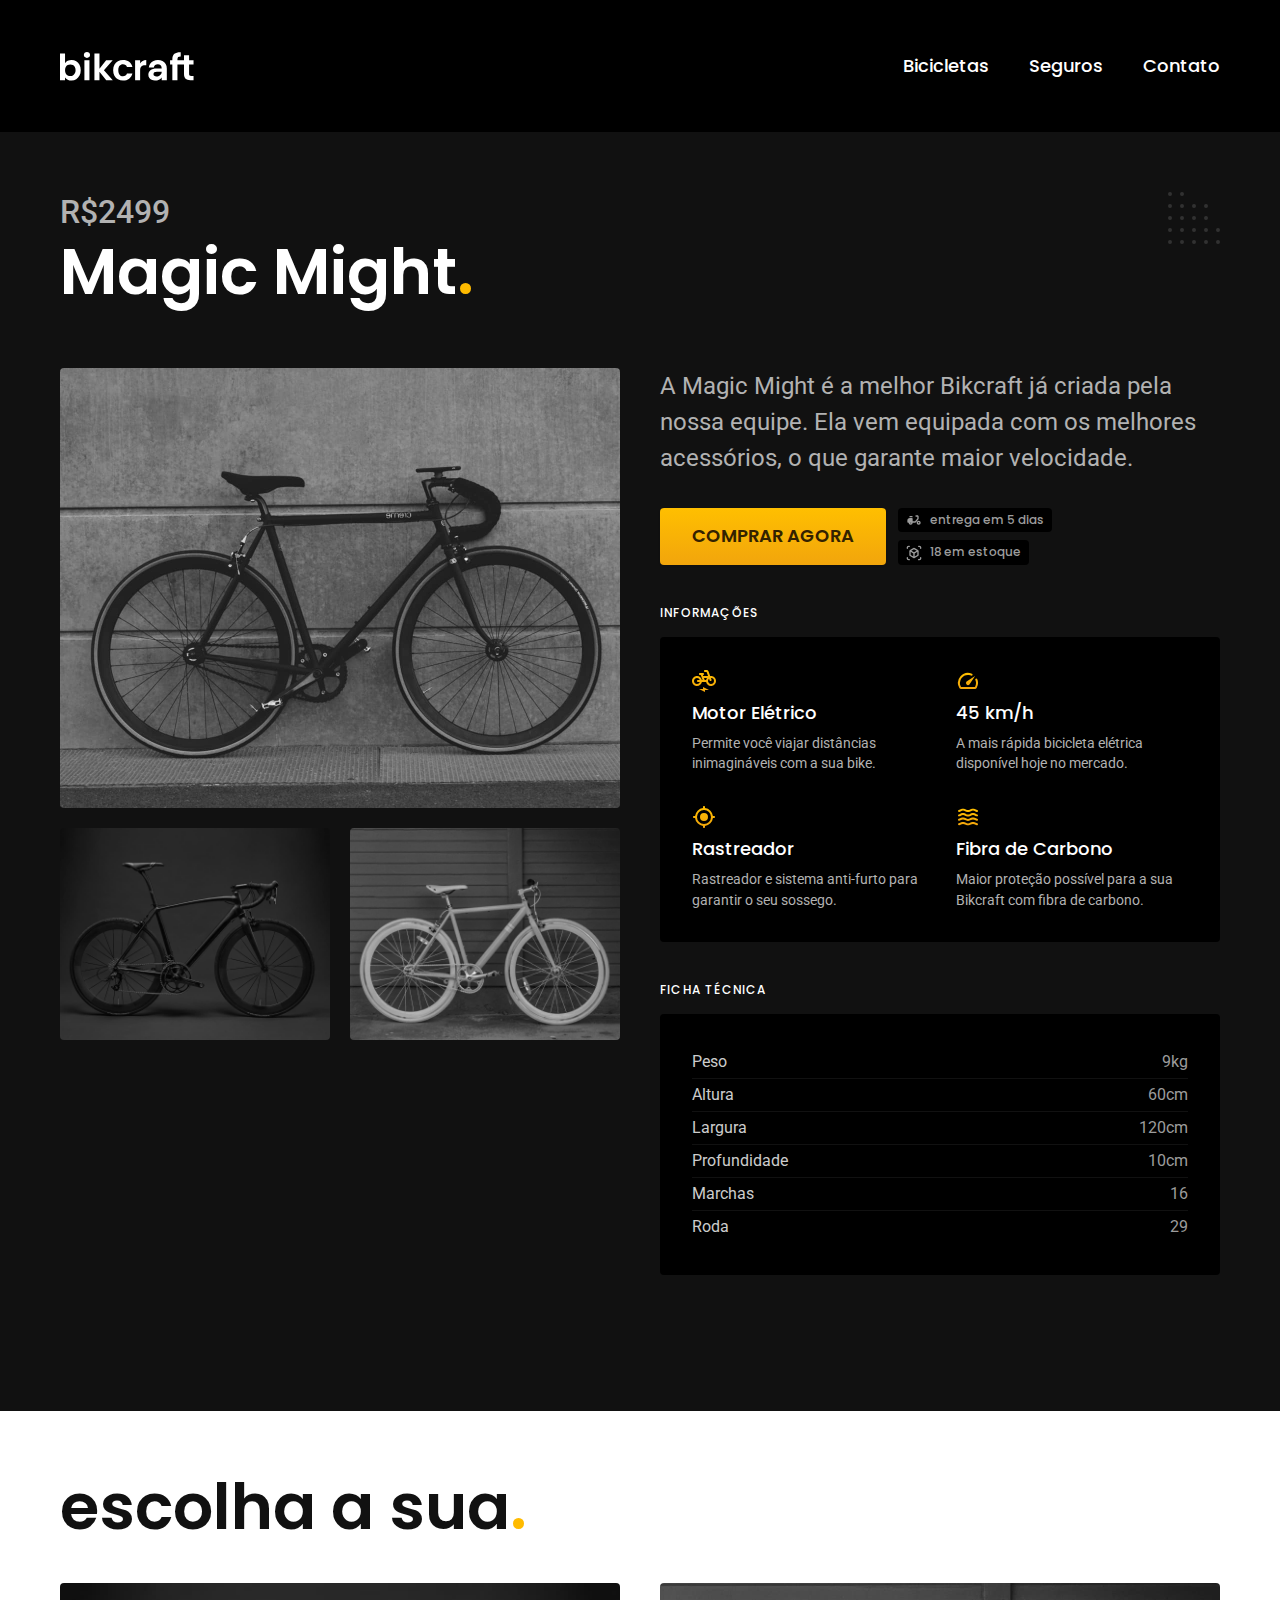
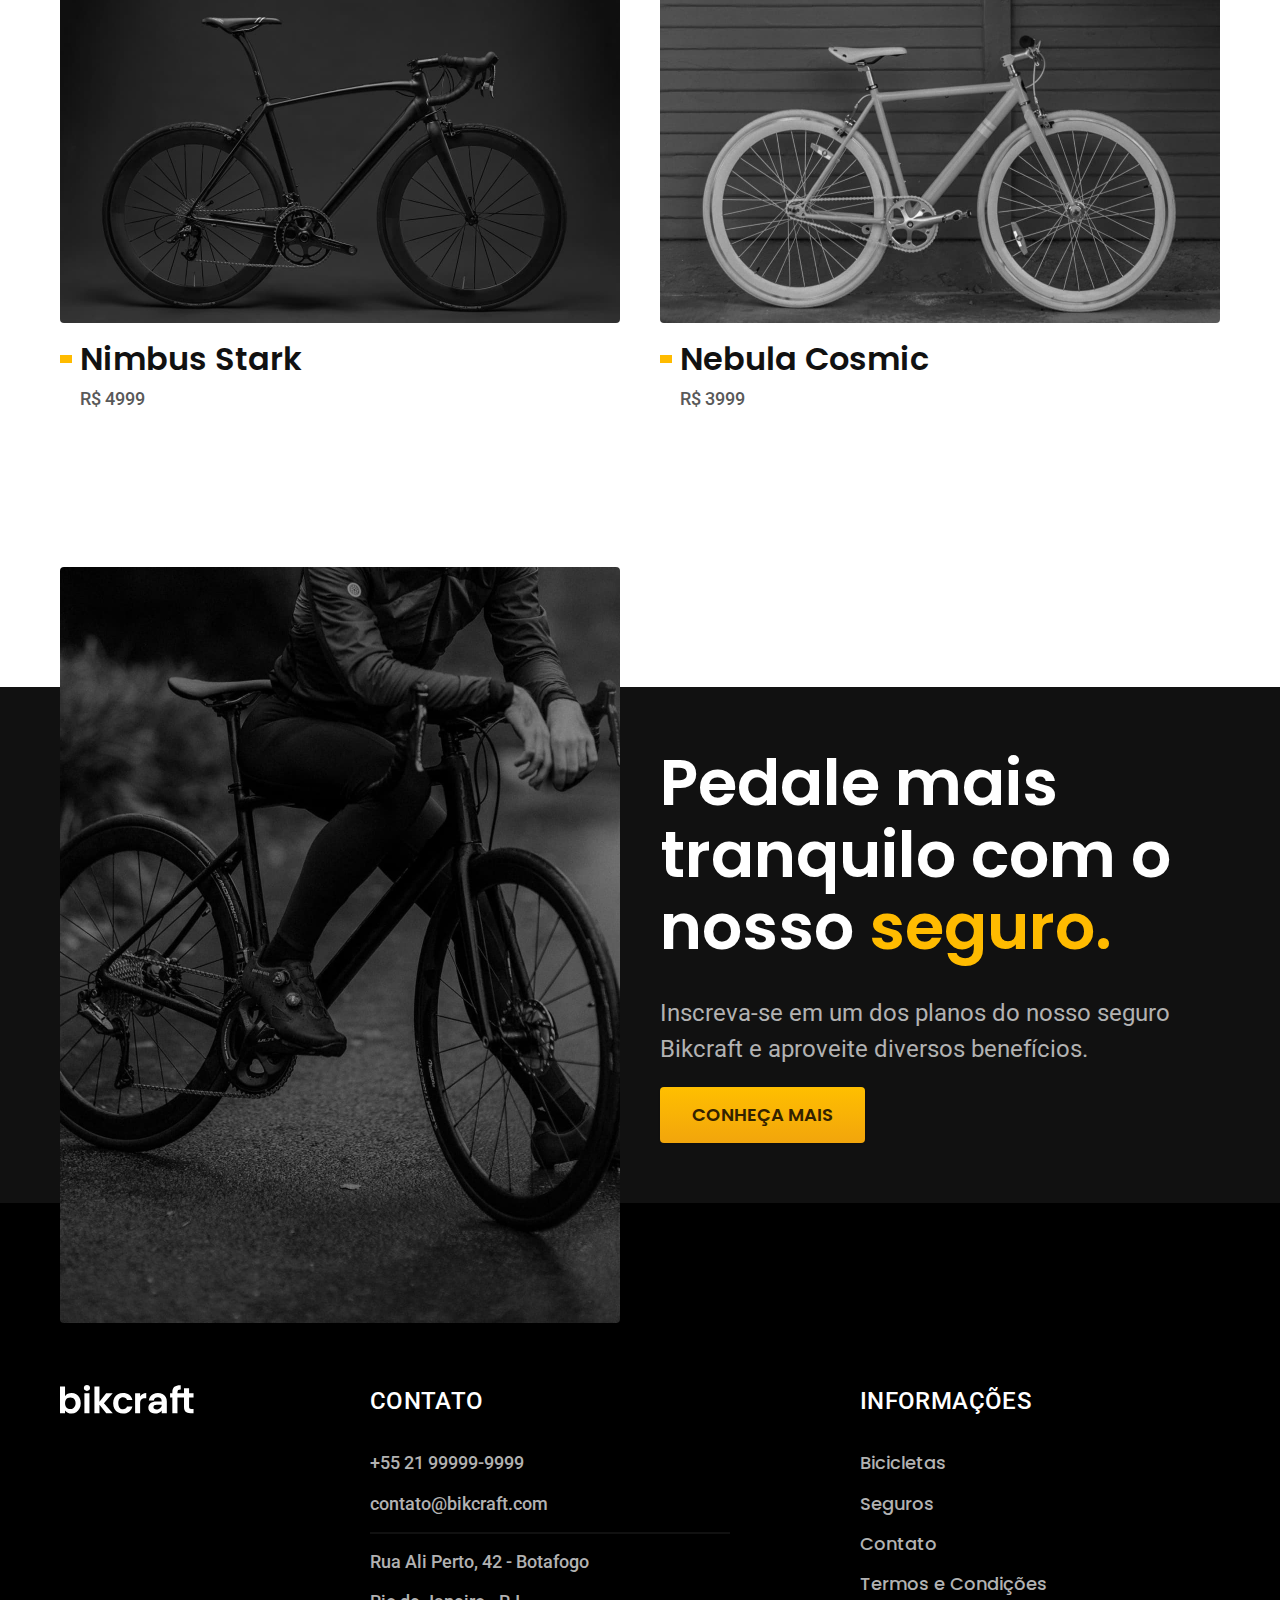
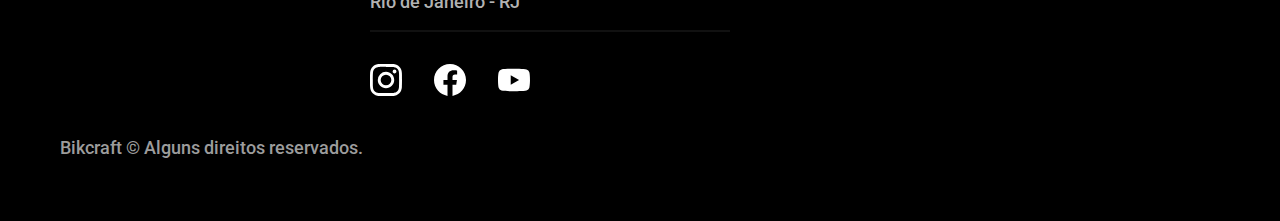
<file: bicicletas/magic.html>
<!DOCTYPE html>
<html lang="pt-br">

<head>
  <meta charset="UTF-8">
  <meta name="viewport" content="width=device-width, initial-scale=1.0">
  <title>Magic Might | Bikcraft</title>
  <meta name="description" content="Termos e Condições">
  <link rel="icon" href="../favicon.svg" type="image/svg+xml">
  <link rel="stylesheet" href="../css/style.min.css">

  <link rel="preconnect" href="https://fonts.googleapis.com">
  <link rel="preconnect" href="https://fonts.gstatic.com" crossorigin>
  <link href="https://fonts.googleapis.com/css2?family=Poppins:wght@400;600&family=Roboto:wght@400;500&display=swap" rel="stylesheet">
  <link rel="preconnect" href="https://fonts.googleapis.com">
  <link rel="preconnect" href="https://fonts.gstatic.com" crossorigin>
  <link href="https://fonts.googleapis.com/css2?family=Merriweather:ital,wght@1,900&display=swap" rel="stylesheet">
  <script>document.documentElement.classList.add('js');</script>
</head>


<body id="bicicleta">
  <header class="header-bg">
    <div class="header container">
      <a href="../">
        <img src="/img/bikcraft.svg" alt="Bikcraft">
      </a>

      <nav aria-label="primaria">
        <ul class="header-menu font-1-m cor-0">
          <li><a href="../bicicletas.html">Bicicletas</a></li>
          <li><a href="../seguros.html">Seguros</a></li>
          <li><a href="../contato.html">Contato</a></li>
        </ul>
      </nav>
    </div>
  </header>

  <main class="titulo-bg">
    <div>
      <div class="titulo container">
        <p class="font-2-xl cor-5">R$2499</p>
        <h1 class="font-1-xxl cor-0">Magic Might<span class="cor-p1">.</span></h1>
      </div>

      <div class="bicicleta container">
        <div class="bicicleta-imagens">
          <img src="../img/bicicleta/nimbus2.jpg" alt="Bicicleta 1">
          <img src="../img/bicicleta/nimbus1.jpg" alt="Bicicleta 2">
          <img src="../img/bicicleta/nimbus3.jpg" alt="Bicicleta 3">
        </div>

        <div class="bicicleta-conteudo">
          <p class="font-2-l cor-5">A Magic Might é a melhor Bikcraft já criada pela nossa equipe. Ela vem equipada com os melhores acessórios, o que garante maior velocidade.</p>
          <div class="bicicleta-comprar">
            <a class="botao" href="../orcamento.html?tipo=bikcraft&produto=magic">Comprar Agora</a>
            <span class="font-1-xs cor-6"><img src="../img/icones/entrega.svg" alt="">entrega em 5 dias</span>
            <span class="font-1-xs cor-6"><img src="../img/icones/estoque.svg" alt="">18 em estoque</span>
          </div>

          <h2 class="font-1-xs cor-0">Informações</h2>
          <ul class="bicicleta-informacoes">
            <li>
              <img src="../img/icones/eletrica.svg" alt="">
              <h3 class="font-1-m cor-0">Motor Elétrico</h3>
              <p class="font-2-xs cor-5">Permite você viajar distâncias inimagináveis com a sua bike.</p>
            </li>
            <li>
              <img src="../img/icones/velocidade.svg" alt="">
              <h3 class="font-1-m cor-0">45 km/h</h3>
              <p class="font-2-xs cor-5">A mais rápida bicicleta elétrica disponível hoje no mercado.</p>
            </li>
            <li>
              <img src="../img/icones/rastreador.svg" alt="">
              <h3 class="font-1-m cor-0">Rastreador</h3>
              <p class="font-2-xs cor-5">Rastreador e sistema anti-furto para garantir o seu sossego.</p>
            </li>
            <li>
              <img src="../img/icones/carbono.svg" alt="">
              <h3 class="font-1-m cor-0">Fibra de Carbono</h3>
              <p class="font-2-xs cor-5">Maior proteção possível para a sua Bikcraft com fibra de carbono.</p>
            </li>
          </ul>
          <h2 class="font-1-xs cor-0">Ficha Técnica</h2>
          <ul class="bicicleta-ficha font-2-s cor-4">
            <li>Peso <span>9kg</span></li>
            <li>Altura <span>60cm</span></li>
            <li>Largura <span>120cm</span></li>
            <li>Profundidade <span>10cm</span></li>
            <li>Marchas <span>16</span></li>
            <li>Roda <span>29</span></li>
          </ul>
        </div>
      </div>
    </div>
    </div>


  </main>

  <article class="bicicletas-lista container">
    <h2 class="font-1-xxl">escolha a sua<span class="cor-p1">.</span></h2>

    <ul>
      <li>
        <a href="./magic.html">
          <img src="../img/bicicletas/nimbus.jpg" alt="Bicicleta preta">
          <h3 class="font-1-xl">Nimbus Stark</h3>
          <span class="font-2-m cor-8">R$ 4999</span>
        </a>
      </li>
      <li>
        <a href="./nebula.html">
          <img src="../img/bicicletas/nebula.jpg" alt="Bicicleta preta">
          <h3 class="font-1-xl">Nebula Cosmic</h3>
          <span class="font-2-m cor-8">R$ 3999</span>
        </a>
      </li>
    </ul>
  </article>

  <article class="seguro-bg">
    <div class="seguro container">
      <div class="seguro-imagem">
        <img src="../img/fotos/seguros.jpg" alt="Pessoa parada em cima de uma bicicleta">
      </div>
      <div class="seguro-conteudo">
        <h2 class="font-1-xxl cor-0">Pedale mais tranquilo com o nosso <span class="cor-p1">seguro.</span></h2>
        <p class="font-2-l cor-5">Inscreva-se em um dos planos do nosso seguro Bikcraft e aproveite diversos benefícios.</p>
        <a class="botao" href="../seguros.html">Conheça Mais</a>
      </div>
    </div>
  </article>

  <footer class="footer-bg">
    <div class="footer container">
      <img src="../img/bikcraft.svg" alt="Bikcraft">
      <div class="footer-contato">
        <h3 class="font-2-l-b cor-0">Contato</h3>
        <ul class="font-2-m cor-5">
          <li><a href="tel:+5521999999999">+55 21 99999-9999</a></li>
          <li><a href="mailto:contato@bikcraft.com">contato@bikcraft.com</a></li>
          <li>Rua Ali Perto, 42 - Botafogo</li>
          <li>Rio de Janeiro - RJ</li>
        </ul>
        <div class="footer-redes">
          <a href="../">
            <img src="../img/redes/instagram.svg" alt="Instagram">
          </a>
          <a href="../">
            <img src="../img/redes/facebook.svg" alt="Facebook">
          </a>
          <a href="../">
            <img src="../img/redes/youtube.svg" alt="YouTube">
          </a>
        </div>
      </div>
      <div class="footer-informacoes">
        <h3 class="font-2-l-b cor-0">Informações</h3>
        <nav>
          <ul class="font-1-m cor-5">
            <li><a href="../bicicletas.html">Bicicletas</a></li>
            <li><a href="../seguros.html">Seguros</a></li>
            <li><a href="../contato.html">Contato</a></li>
            <li><a href="../termos.html">Termos e Condições</a></li>
          </ul>
        </nav>
      </div>
      <p class="footer-copy font-2-m cor-6">Bikcraft © Alguns direitos reservados.</p>
    </div>
  </footer>
  <script src="../js/script.js"></script>
</body>


</html>
</file>
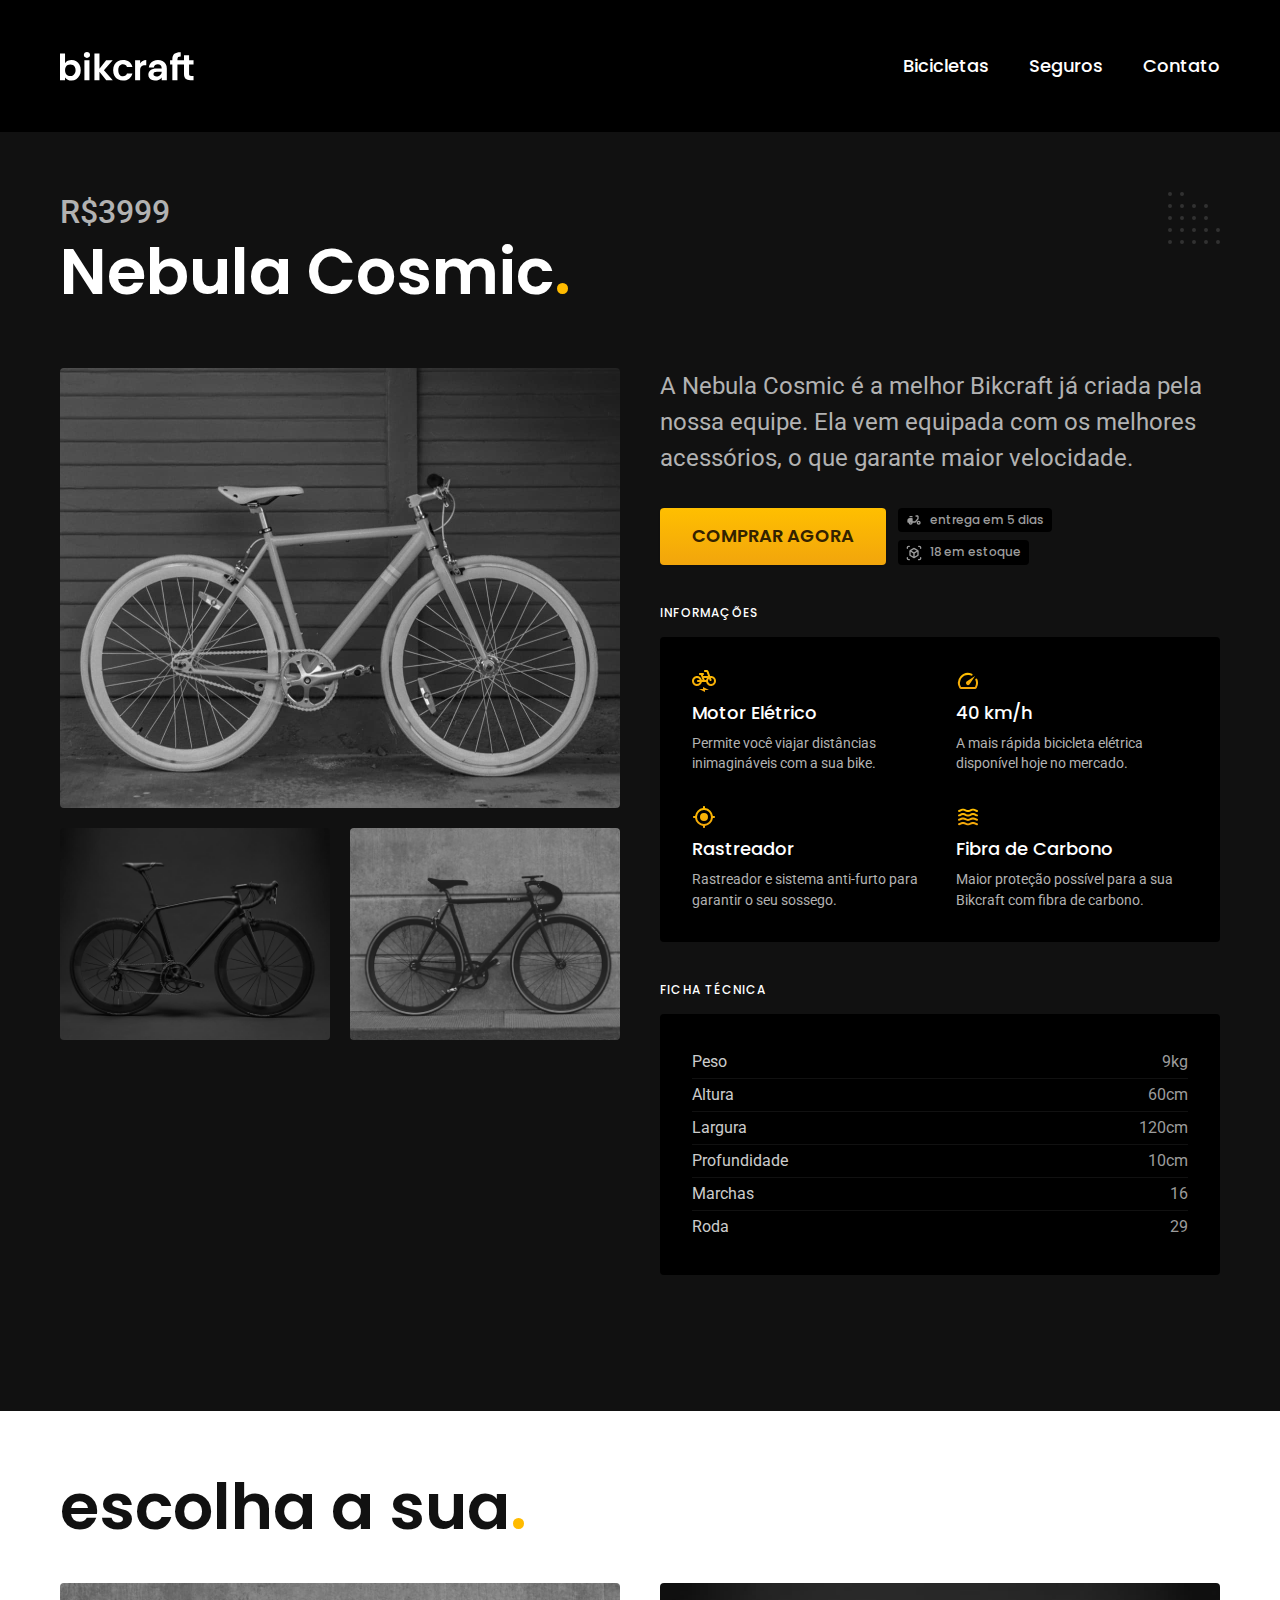
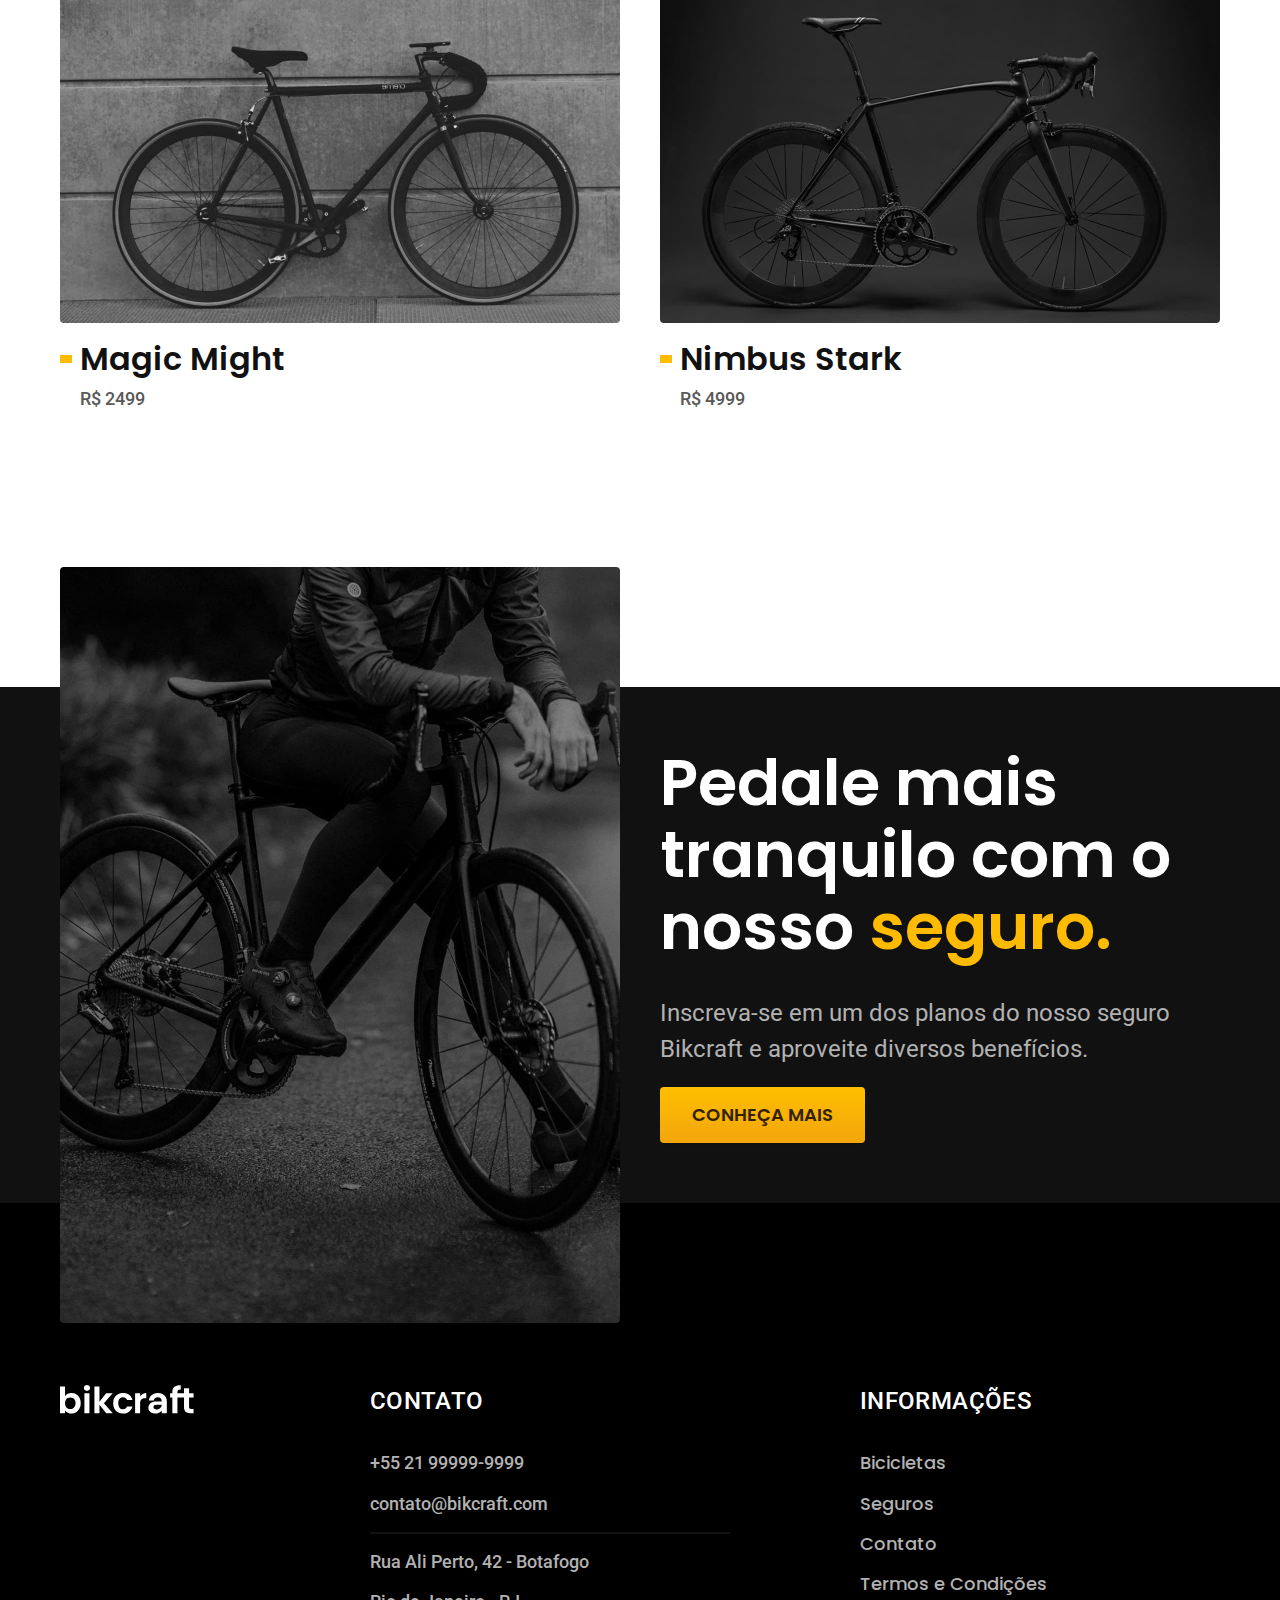
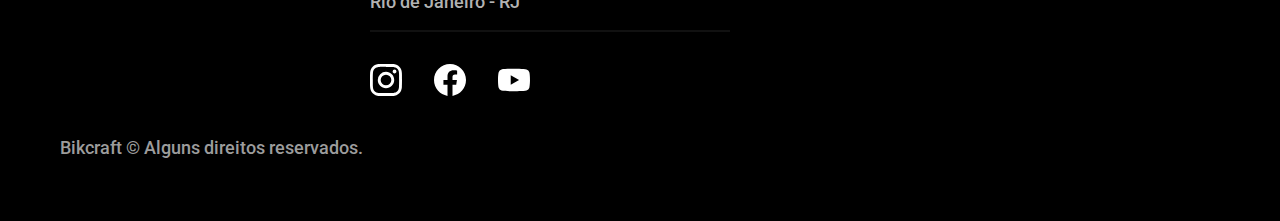
<file: bicicletas/nebula.html>
<!DOCTYPE html>
<html lang="pt-br">

<head>
  <meta charset="UTF-8">
  <meta name="viewport" content="width=device-width, initial-scale=1.0">
  <title>Nebula Cosmic | Bikcraft</title>
  <meta name="description" content="Termos e Condições">
  <link rel="icon" href="../favicon.svg" type="image/svg+xml">
  <link rel="stylesheet" href="../css/style.min.css">

  <link rel="preconnect" href="https://fonts.googleapis.com">
  <link rel="preconnect" href="https://fonts.gstatic.com" crossorigin>
  <link href="https://fonts.googleapis.com/css2?family=Poppins:wght@400;600&family=Roboto:wght@400;500&display=swap" rel="stylesheet">
  <link rel="preconnect" href="https://fonts.googleapis.com">
  <link rel="preconnect" href="https://fonts.gstatic.com" crossorigin>
  <link href="https://fonts.googleapis.com/css2?family=Merriweather:ital,wght@1,900&display=swap" rel="stylesheet">
  <script>document.documentElement.classList.add('js');</script>
</head>


<body id="bicicleta">
  <header class="header-bg">
    <div class="header container">
      <a href="../">
        <img src="/img/bikcraft.svg" alt="Bikcraft">
      </a>

      <nav aria-label="primaria">
        <ul class="header-menu font-1-m cor-0">
          <li><a href="../bicicletas.html">Bicicletas</a></li>
          <li><a href="../seguros.html">Seguros</a></li>
          <li><a href="../contato.html">Contato</a></li>
        </ul>
      </nav>
    </div>
  </header>

  <main class="titulo-bg">
    <div>
      <div class="titulo container">
        <p class="font-2-xl cor-5">R$3999</p>
        <h1 class="font-1-xxl cor-0">Nebula Cosmic<span class="cor-p1">.</span></h1>
      </div>

      <div class="bicicleta container">
        <div class="bicicleta-imagens">
          <img src="../img/bicicleta/nimbus3.jpg" alt="Bicicleta 1">
          <img src="../img/bicicleta/nimbus1.jpg" alt="Bicicleta 2">
          <img src="../img/bicicleta/nimbus2.jpg" alt="Bicicleta 3">
        </div>

        <div class="bicicleta-conteudo">
          <p class="font-2-l cor-5">A Nebula Cosmic é a melhor Bikcraft já criada pela nossa equipe. Ela vem equipada com os melhores acessórios, o que garante maior velocidade.</p>
          <div class="bicicleta-comprar">
            <a class="botao" href="../orcamento.html?tipo=bikcraft&produto=nebula">Comprar Agora</a>
            <span class="font-1-xs cor-6"><img src="../img/icones/entrega.svg" alt="">entrega em 5 dias</span>
            <span class="font-1-xs cor-6"><img src="../img/icones/estoque.svg" alt="">18 em estoque</span>
          </div>

          <h2 class="font-1-xs cor-0">Informações</h2>
          <ul class="bicicleta-informacoes">
            <li>
              <img src="../img/icones/eletrica.svg" alt="">
              <h3 class="font-1-m cor-0">Motor Elétrico</h3>
              <p class="font-2-xs cor-5">Permite você viajar distâncias inimagináveis com a sua bike.</p>
            </li>
            <li>
              <img src="../img/icones/velocidade.svg" alt="">
              <h3 class="font-1-m cor-0">40 km/h</h3>
              <p class="font-2-xs cor-5">A mais rápida bicicleta elétrica disponível hoje no mercado.</p>
            </li>
            <li>
              <img src="../img/icones/rastreador.svg" alt="">
              <h3 class="font-1-m cor-0">Rastreador</h3>
              <p class="font-2-xs cor-5">Rastreador e sistema anti-furto para garantir o seu sossego.</p>
            </li>
            <li>
              <img src="../img/icones/carbono.svg" alt="">
              <h3 class="font-1-m cor-0">Fibra de Carbono</h3>
              <p class="font-2-xs cor-5">Maior proteção possível para a sua Bikcraft com fibra de carbono.</p>
            </li>
          </ul>
          <h2 class="font-1-xs cor-0">Ficha Técnica</h2>
          <ul class="bicicleta-ficha font-2-s cor-4">
            <li>Peso <span>9kg</span></li>
            <li>Altura <span>60cm</span></li>
            <li>Largura <span>120cm</span></li>
            <li>Profundidade <span>10cm</span></li>
            <li>Marchas <span>16</span></li>
            <li>Roda <span>29</span></li>
          </ul>
        </div>
      </div>
    </div>
    </div>


  </main>

  <article class="bicicletas-lista container">
    <h2 class="font-1-xxl">escolha a sua<span class="cor-p1">.</span></h2>

    <ul>
      <li>
        <a href="./magic.html">
          <img src="../img/bicicletas/magic.jpg" alt="Bicicleta preta">
          <h3 class="font-1-xl">Magic Might</h3>
          <span class="font-2-m cor-8">R$ 2499</span>
        </a>
      </li>
      <li>
        <a href="./nimbus.html">
          <img src="../img/bicicletas/nimbus.jpg" alt="Bicicleta preta">
          <h3 class="font-1-xl">Nimbus Stark</h3>
          <span class="font-2-m cor-8">R$ 4999</span>
        </a>
      </li>
    </ul>
  </article>

  <article class="seguro-bg">
    <div class="seguro container">
      <div class="seguro-imagem">
        <img src="../img/fotos/seguros.jpg" alt="Pessoa parada em cima de uma bicicleta">
      </div>
      <div class="seguro-conteudo">
        <h2 class="font-1-xxl cor-0">Pedale mais tranquilo com o nosso <span class="cor-p1">seguro.</span></h2>
        <p class="font-2-l cor-5">Inscreva-se em um dos planos do nosso seguro Bikcraft e aproveite diversos benefícios.</p>
        <a class="botao" href="../seguros.html">Conheça Mais</a>
      </div>
    </div>
  </article>

  <footer class="footer-bg">
    <div class="footer container">
      <img src="../img/bikcraft.svg" alt="Bikcraft">
      <div class="footer-contato">
        <h3 class="font-2-l-b cor-0">Contato</h3>
        <ul class="font-2-m cor-5">
          <li><a href="tel:+5521999999999">+55 21 99999-9999</a></li>
          <li><a href="mailto:contato@bikcraft.com">contato@bikcraft.com</a></li>
          <li>Rua Ali Perto, 42 - Botafogo</li>
          <li>Rio de Janeiro - RJ</li>
        </ul>
        <div class="footer-redes">
          <a href="../">
            <img src="../img/redes/instagram.svg" alt="Instagram">
          </a>
          <a href="../">
            <img src="../img/redes/facebook.svg" alt="Facebook">
          </a>
          <a href="../">
            <img src="../img/redes/youtube.svg" alt="YouTube">
          </a>
        </div>
      </div>
      <div class="footer-informacoes">
        <h3 class="font-2-l-b cor-0">Informações</h3>
        <nav>
          <ul class="font-1-m cor-5">
            <li><a href="../bicicletas.html">Bicicletas</a></li>
            <li><a href="../seguros.html">Seguros</a></li>
            <li><a href="../contato.html">Contato</a></li>
            <li><a href="../termos.html">Termos e Condições</a></li>
          </ul>
        </nav>
      </div>
      <p class="footer-copy font-2-m cor-6">Bikcraft © Alguns direitos reservados.</p>
    </div>
  </footer>
  <script src="../js/script.js"></script>
</body>


</html>
</file>
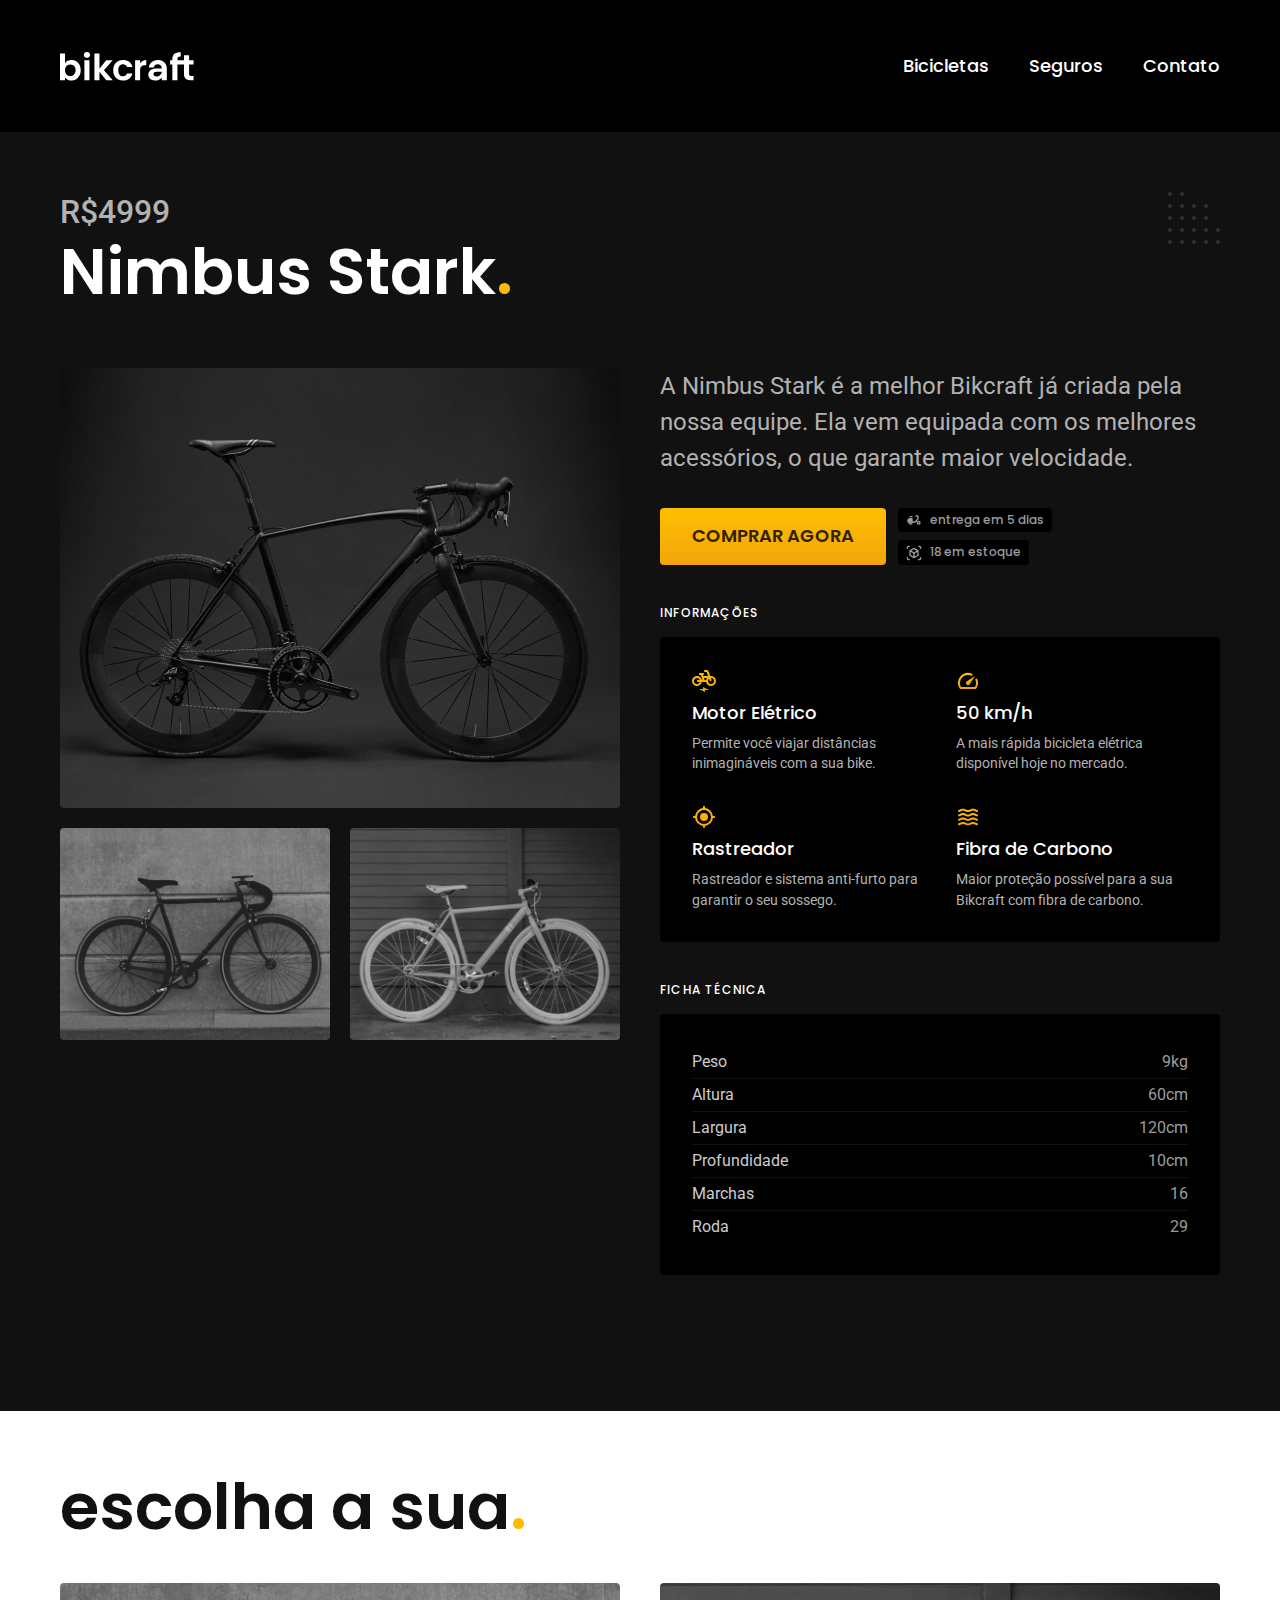
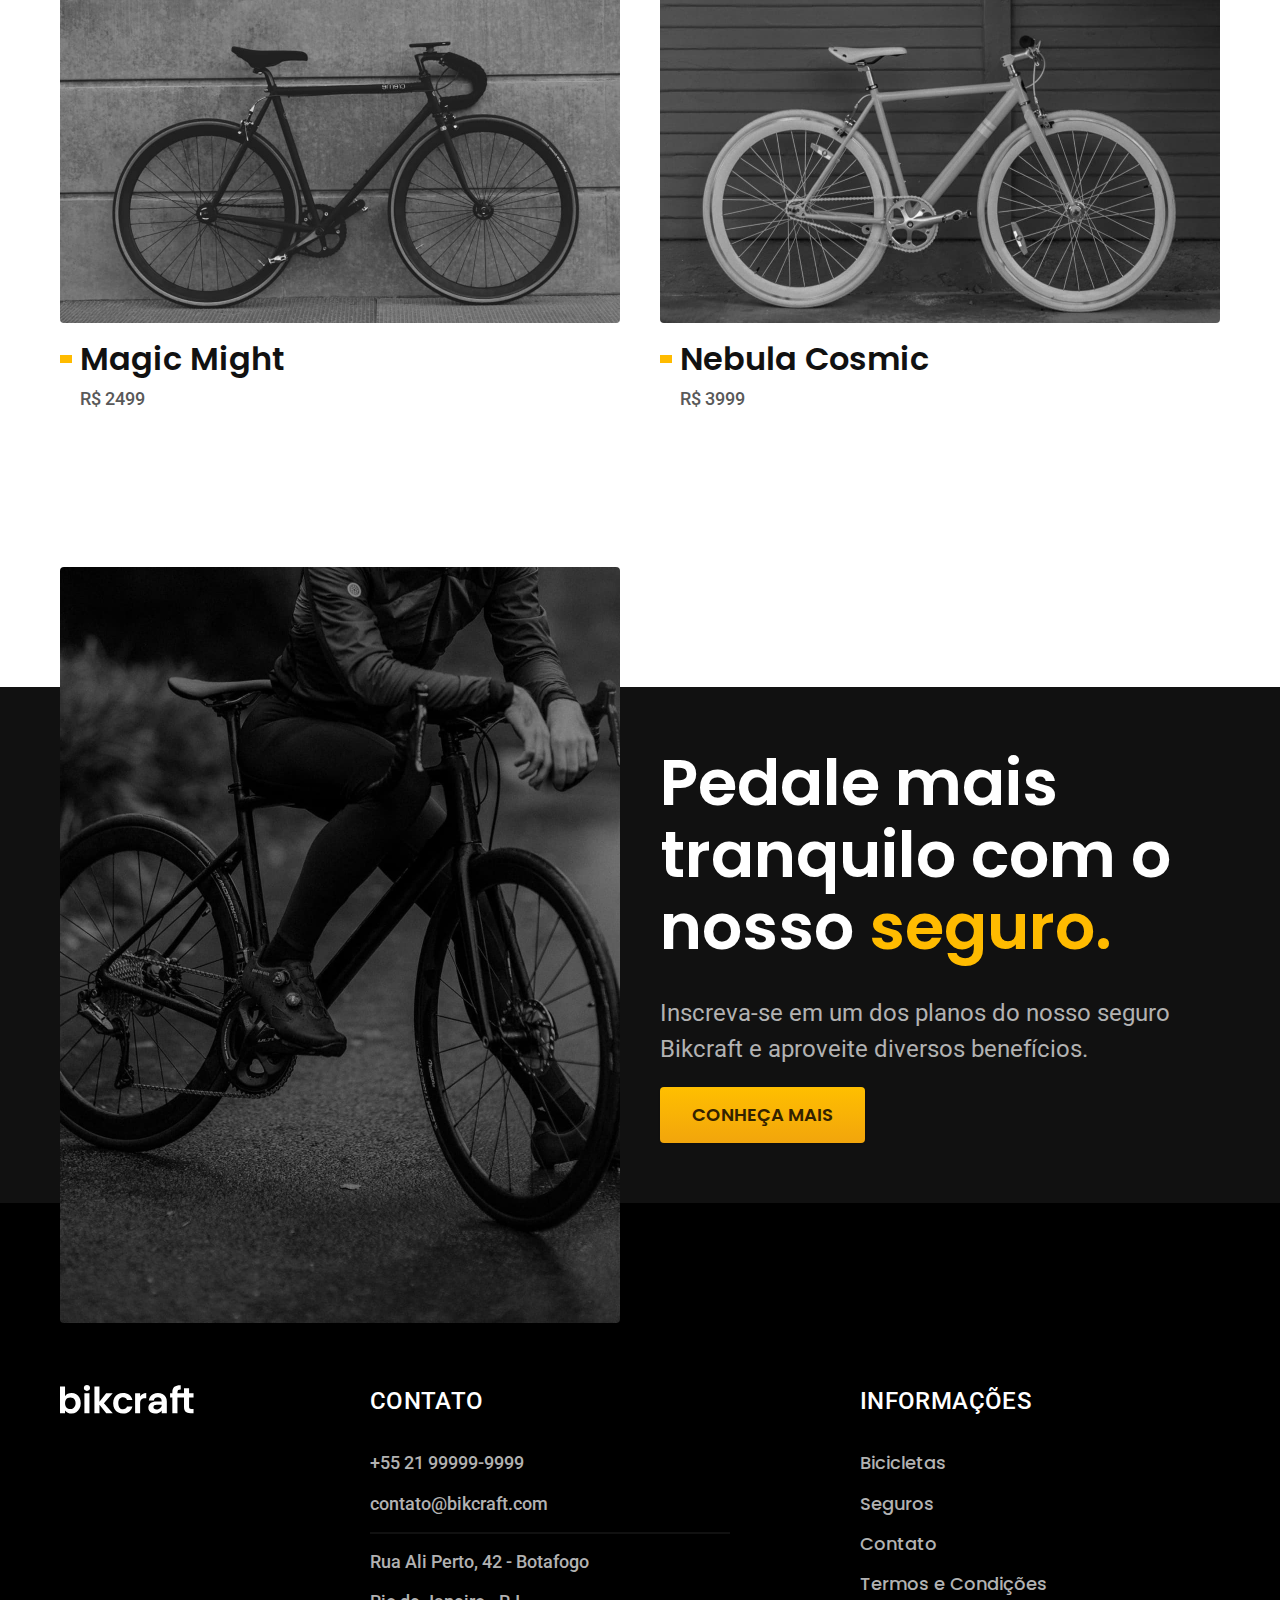
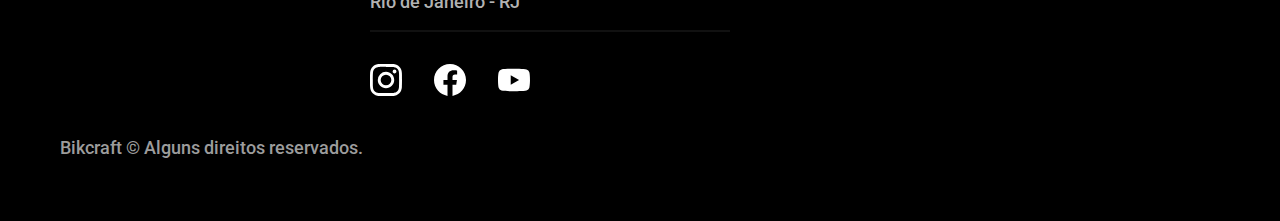
<file: bicicletas/nimbus.html>
<!DOCTYPE html>
<html lang="pt-br">

<head>
  <meta charset="UTF-8">
  <meta name="viewport" content="width=device-width, initial-scale=1.0">
  <title>Nimbus Stark | Bikcraft</title>
  <meta name="description" content="Termos e Condições">
  <link rel="icon" href="../favicon.svg" type="image/svg+xml">
  <link rel="stylesheet" href="../css/style.min.css">

  <link rel="preconnect" href="https://fonts.googleapis.com">
  <link rel="preconnect" href="https://fonts.gstatic.com" crossorigin>
  <link href="https://fonts.googleapis.com/css2?family=Poppins:wght@400;600&family=Roboto:wght@400;500&display=swap" rel="stylesheet">
  <link rel="preconnect" href="https://fonts.googleapis.com">
  <link rel="preconnect" href="https://fonts.gstatic.com" crossorigin>
  <link href="https://fonts.googleapis.com/css2?family=Merriweather:ital,wght@1,900&display=swap" rel="stylesheet">
  <script>document.documentElement.classList.add('js');</script>
</head>


<body id="bicicleta">
  <header class="header-bg">
    <div class="header container">
      <a href="../">
        <img src="/img/bikcraft.svg" alt="Bikcraft">
      </a>

      <nav aria-label="primaria">
        <ul class="header-menu font-1-m cor-0">
          <li><a href="../bicicletas.html">Bicicletas</a></li>
          <li><a href="../seguros.html">Seguros</a></li>
          <li><a href="../contato.html">Contato</a></li>
        </ul>
      </nav>
    </div>
  </header>

  <main class="titulo-bg">
    <div>
      <div class="titulo container">
        <p class="font-2-xl cor-5">R$4999</p>
        <h1 class="font-1-xxl cor-0">Nimbus Stark<span class="cor-p1">.</span></h1>
      </div>

      <div class="bicicleta container">
        <div class="bicicleta-imagens">
          <img src="../img/bicicleta/nimbus1.jpg" alt="Bicicleta 1">
          <img src="../img/bicicleta/nimbus2.jpg" alt="Bicicleta 2">
          <img src="../img/bicicleta/nimbus3.jpg" alt="Bicicleta 3">
        </div>

        <div class="bicicleta-conteudo">
          <p class="font-2-l cor-5">A Nimbus Stark é a melhor Bikcraft já criada pela nossa equipe. Ela vem equipada com os melhores acessórios, o que garante maior velocidade.</p>
          <div class="bicicleta-comprar">
            <a class="botao" href="../orcamento.html?tipo=bikcraft&produto=nimbus">Comprar Agora</a>
            <span class="font-1-xs cor-6"><img src="../img/icones/entrega.svg" alt="">entrega em 5 dias</span>
            <span class="font-1-xs cor-6"><img src="../img/icones/estoque.svg" alt="">18 em estoque</span>
          </div>

          <h2 class="font-1-xs cor-0">Informações</h2>
          <ul class="bicicleta-informacoes">
            <li>
              <img src="../img/icones/eletrica.svg" alt="">
              <h3 class="font-1-m cor-0">Motor Elétrico</h3>
              <p class="font-2-xs cor-5">Permite você viajar distâncias inimagináveis com a sua bike.</p>
            </li>
            <li>
              <img src="../img/icones/velocidade.svg" alt="">
              <h3 class="font-1-m cor-0">50 km/h</h3>
              <p class="font-2-xs cor-5">A mais rápida bicicleta elétrica disponível hoje no mercado.</p>
            </li>
            <li>
              <img src="../img/icones/rastreador.svg" alt="">
              <h3 class="font-1-m cor-0">Rastreador</h3>
              <p class="font-2-xs cor-5">Rastreador e sistema anti-furto para garantir o seu sossego.</p>
            </li>
            <li>
              <img src="../img/icones/carbono.svg" alt="">
              <h3 class="font-1-m cor-0">Fibra de Carbono</h3>
              <p class="font-2-xs cor-5">Maior proteção possível para a sua Bikcraft com fibra de carbono.</p>
            </li>
          </ul>
          <h2 class="font-1-xs cor-0">Ficha Técnica</h2>
          <ul class="bicicleta-ficha font-2-s cor-4">
            <li>Peso <span>9kg</span></li>
            <li>Altura <span>60cm</span></li>
            <li>Largura <span>120cm</span></li>
            <li>Profundidade <span>10cm</span></li>
            <li>Marchas <span>16</span></li>
            <li>Roda <span>29</span></li>
          </ul>
        </div>
      </div>
    </div>
    </div>


  </main>

  <article class="bicicletas-lista container">
    <h2 class="font-1-xxl">escolha a sua<span class="cor-p1">.</span></h2>

    <ul>
      <li>
        <a href="./magic.html">
          <img src="../img/bicicletas/magic.jpg" alt="Bicicleta preta">
          <h3 class="font-1-xl">Magic Might</h3>
          <span class="font-2-m cor-8">R$ 2499</span>
        </a>
      </li>
      <li>
        <a href="./nebula.html">
          <img src="../img/bicicletas/nebula.jpg" alt="Bicicleta preta">
          <h3 class="font-1-xl">Nebula Cosmic</h3>
          <span class="font-2-m cor-8">R$ 3999</span>
        </a>
      </li>
    </ul>
  </article>

  <article class="seguro-bg">
    <div class="seguro container">
      <div class="seguro-imagem">
        <img src="../img/fotos/seguros.jpg" alt="Pessoa parada em cima de uma bicicleta">
      </div>
      <div class="seguro-conteudo">
        <h2 class="font-1-xxl cor-0">Pedale mais tranquilo com o nosso <span class="cor-p1">seguro.</span></h2>
        <p class="font-2-l cor-5">Inscreva-se em um dos planos do nosso seguro Bikcraft e aproveite diversos benefícios.</p>
        <a class="botao" href="../seguros.html">Conheça Mais</a>
      </div>
    </div>
  </article>

  <footer class="footer-bg">
    <div class="footer container">
      <img src="../img/bikcraft.svg" alt="Bikcraft">
      <div class="footer-contato">
        <h3 class="font-2-l-b cor-0">Contato</h3>
        <ul class="font-2-m cor-5">
          <li><a href="tel:+5521999999999">+55 21 99999-9999</a></li>
          <li><a href="mailto:contato@bikcraft.com">contato@bikcraft.com</a></li>
          <li>Rua Ali Perto, 42 - Botafogo</li>
          <li>Rio de Janeiro - RJ</li>
        </ul>
        <div class="footer-redes">
          <a href="../">
            <img src="../img/redes/instagram.svg" alt="Instagram">
          </a>
          <a href="../">
            <img src="../img/redes/facebook.svg" alt="Facebook">
          </a>
          <a href="../">
            <img src="../img/redes/youtube.svg" alt="YouTube">
          </a>
        </div>
      </div>
      <div class="footer-informacoes">
        <h3 class="font-2-l-b cor-0">Informações</h3>
        <nav>
          <ul class="font-1-m cor-5">
            <li><a href="../bicicletas.html">Bicicletas</a></li>
            <li><a href="../seguros.html">Seguros</a></li>
            <li><a href="../contato.html">Contato</a></li>
            <li><a href="../termos.html">Termos e Condições</a></li>
          </ul>
        </nav>
      </div>
      <p class="footer-copy font-2-m cor-6">Bikcraft © Alguns direitos reservados.</p>
    </div>
  </footer>
  <script src="../js/script.js"></script>
</body>


</html>
</file>
<file: css/style.min.css>
body{margin:0;font-family:Arial,Helvetica,sans-serif;color:#111}blockquote,dd,h1,h2,h3,h4 ul,p{margin:0}ul{padding:0;list-style:none}a{text-decoration:none;color:inherit}img{max-width:100%;height:auto;display:block}img[src$=".jpg"]{border-radius:4px}.font-1-xs{font:500 0.75rem/1.35 Poppins,sans-serif}.font-2-xs{font:400 0.875rem/1.43 Roboto,sans-serif}.font-1-s{font:500 1rem/1.5 Poppins,sans-serif}.font-2-s{font:400 1rem/1.5 Roboto,sans-serif}.font-1-m,.font-1-m-b{font:500 1.125rem/1.35 Poppins,sans-serif}.font-1-m-b{font-weight:600}.font-2-m{font:500 1.125rem/1.35 Roboto,sans-serif}.font-1-l{font:500 1.5rem/1.5 Poppins,sans-serif}.font-2-l,.font-2-l-b{font:400 1.5rem/1.5 Roboto,sans-serif}.font-2-l-b{font-weight:500;letter-spacing:.015em;text-transform:uppercase}.font-1-xl{font:600 2rem/1.25 Poppins,sans-serif}.font-2-xl{font:500 2rem/1.25 Roboto,sans-serif}.font-1-xxl{font:600 4rem/1.125 Poppins,sans-serif}@media (max-width:1200px){.font-1-xxl{font-size:3rem}.font-2-l{font-size:1.125rem}.font-2-l-b{font-size:1.125rem}}@media (max-width:800px){.font-1-xxl{font-size:2rem}.font-1-xl,.font-2-xl{font-size:1.5rem}}:root{--cor-0:#ffffff;--cor-1:#f7f7f7;--cor-2:#ededed;--cor-3:#dedede;--cor-4:#cccccc;--cor-5:#b2b2b2;--cor-6:#9c9c9c;--cor-7:#717171;--cor-8:#595959;--cor-9:#404040;--cor-10:#2e2e2e;--cor-11:#111111;--cor-12:#000000;--cor-p1:#ffbb00;--cor-p2:#e4a30b;--cor-p3:#a66f00;--cor-p4:#664400;--cor-p5:#332200}.cor-0{color:var(--cor-0)}.cor-1{color:var(--cor-1)}.cor-2{color:var(--cor-2)}.cor-3{color:var(--cor-3)}.cor-4{color:var(--cor-4)}.cor-5{color:var(--cor-5)}.cor-6{color:var(--cor-6)}.cor-7{color:var(--cor-7)}.cor-8{color:var(--cor-8)}.cor-9{color:var(--cor-9)}.cor-10{color:var(--cor-10)}.cor-11{color:var(--cor-11)}.cor-12{color:var(--cor-12)}.cor-p1{color:var(--cor-p1)}.cor-p2{color:var(--cor-p2)}.cor-p3{color:var(--cor-p3)}.cor-p4{color:var(--cor-p4)}.cor-p5{color:var(--cor-p5)}.js .fadeInDown{transform:translate3d(0,-20px,0)}.js .fadeInUp{transform:translate3d(0,20px,0)}.js .fadeInRight{transform:translate3d(20px,0,0)}.js .fadeInLeft{transform:translate3d(-20px,0,0)}.js [data-anime]{opacity:0}.js .anime{opacity:1;transform:none;transition:transform .8s,opacity .8s}.header-bg{background-color:var(--cor-12)}.header{display:flex;flex-wrap:wrap;gap:20px;justify-content:space-between;align-items:center;padding-top:20px;padding-bottom:20px}.header-menu{display:flex;flex-wrap:wrap;gap:40px}.header-menu a{display:inline-block;padding:16px 0;position:relative}.header-menu a::before{content:"";display:block;width:0;height:2px;background-color:var(--cor-0);border-radius:4px;margin-bottom:-4px;transition:.4s;position:absolute;top:44px}.header-menu a.ativo::before,.header-menu a:hover::before{width:100%}@media (max-width:800px){.header-menu{gap:20px}.header-menu a{background-color:var(--cor-11);padding:12px 16px;border-radius:4px}.header-menu a:hover::before{display:none}}.header a::after{display:none}@media (max-width:600px){.header-menu{gap:12px}.header-menu a{padding:8px 12px;font-size:14px}}.footer-bg{background-color:var(--cor-12)}.footer{display:grid;grid-template-columns:3fr 5fr 4fr;gap:40px;padding-top:60px;padding-bottom:60px}.footer h3{margin-bottom:32px}.footer-contato ul{margin-bottom:32px}.footer-contato li:nth-child(2n):after{content:"";display:block;max-width:360px;height:2px;background:var(--cor-11);margin-top:16px}.footer li{margin-bottom:16px}.footer-redes{display:flex;gap:32px}.footer a:hover{color:var(--cor-0)}.footer-copy{grid-column:1/-1;margin-top:40px}@media (max-width:800px){.footer>img{display:none}.footer{grid-template-columns:1fr 1fr}}@media (max-width:600px){.footer{grid-template-columns:1fr;gap:60px}}.footer-copy{margin-top:0}.container{box-sizing:border-box;max-width:1200px;padding-left:20px;padding-right:20px;margin-left:auto;margin-right:auto}.botao{display:inline-block;padding:16px 32px;background:linear-gradient(#ffbf00,#f2a50c);border-radius:4px;box-shadow:0 1px 2px 0 rgba(0,0,0,.1);text-transform:uppercase;color:var(--cor-p5);font:600 1.125rem/1.35 Poppins,sans-serif;max-width:max-content;border:none;cursor:pointer}.botao:hover{background:linear-gradient(#ffb60d,#e59317)}.botao.secundario{background:var(--cor-10);color:var(--cor-2)}.botao.secundario:hover{background:var(--cor-9)}.botao.seta{display:flex;align-items:center}.botao.seta::after{content:"";display:inline-block;width:18px;height:10px;margin-left:12px;background:url(../img/icones/seta.svg)}.botao.seta:hover::after{transform:translateX(4px);transition:transform .2s}@media (max-width:600px){.botao{padding:12px 16px;font-size:1rem}}.link{display:inline-block;color:var(--cor-p1);font:500 1.5rem/1.5 Poppins,sans-serif;text-transform:uppercase}.link::after{content:"";display:block;width:100%;height:4px;background-color:currentColor}.link:hover{color:var(--cor-0)}.titulo-bg{padding-top:60px;padding-bottom:60px;background-color:var(--cor-11)}.titulo{background:url("../img/dec/top-right.svg") no-repeat top right 20px}.titulo p{margin-bottom:4px}@media (max-width:800px){.titulo{padding-top:40px;padding-bottom:40px}.titulo p{font-size:1rem;text-transform:lowercase;font-weight:400}}.form{display:grid;grid-template-columns:1fr 1fr;gap:20px}.form label{display:block;font:400 1rem/1.5 Poppins,sans-serif;margin-bottom:4px}.form .col-2{grid-column:span 2}.form input[type=email],.form input[type=text],.form textarea{font:400 1rem/1.5 Roboto,sans-serif;background:var(--cor-1);border:1px solid var(--cor-2);padding:12px;border-radius:4px;width:100%;box-sizing:border-box}.form input[type=email]:focus,.form input[type=text]:focus,.form textarea:focus{outline:0;border-color:var(--cor-p1);background:var(--cor-0);box-shadow:0 0 0 2px #fea}@media (max-width:600px){.form{grid-template-columns:1fr}.form .col-2{grid-column:1}}.introducao-bg{background:var(--cor-12) url("../img/dec/bottom-left.svg") no-repeat bottom 160px left 20px;box-shadow:inset 0 -120px var(--cor-0)}.introducao{display:grid;grid-template-columns:1fr 1fr;gap:0 40px}.introducao-conteudo{align-self:end;padding-bottom:200px}.introducao img{width:100%;height:100%;object-fit:cover;border-radius:4px}.introducao h1{margin-bottom:32px}.introducao p{margin-bottom:20px}@media (max-width:800px){.introducao-bg{background-color:var(--cor-11);padding-top:40px;box-shadow:inset 0 -60px #fff}.introducao{grid-template-columns:1fr;gap:32px}.introducao-conteudo{padding-bottom:0}.introducao h1{margin-bottom:16px}.introducao img{height:300px;width:100%}}.tecnologia-bg{background-color:var(--cor-11);box-shadow:inset 0 80px var(--cor-0),inset 0 -80px var(--cor-0)}.tecnologia{display:grid;grid-template-columns:1fr 1fr;gap:40px}.tecnologia-imagem img{width:100%;height:100%;object-fit:cover;object-position:left}.tecnologia-conteudo{padding-top:160px;padding-bottom:160px}.tecnologia-conteudo>span{display:block;margin-bottom:20px}.tecnologia-conteudo h2{margin-bottom:32px}.tecnologia-conteudo>p{margin-bottom:20px}.tecnologia a{margin-bottom:80px}.tecnologia-vantagens{display:flex;gap:40px}.tecnologia-vantagens h3{margin-bottom:8px;width:max-content}.tecnologia-vantagens img{width:24px;margin-bottom:8px}@media (max-width:800px){.tecnologia-bg{box-shadow:initial}.tecnologia{grid-template-columns:1fr}.tecnologia-conteudo{padding-top:60px;padding-bottom:60px}.tecnologia-imagem{display:none}.tecnologia a{margin-bottom:60px}}@media (max-width:600px){.tecnologia-vantagens{flex-direction:column}}.parceiros{padding-top:60px;padding-bottom:120px}.parceiros h2{margin-bottom:60px}.parceiros ul{padding:0 20px;max-width:1400px;display:grid;grid-template-columns:repeat(4,1fr);margin:0 auto}.parceiros li{display:flex;padding:32px;border-left:2px solid var(--cor-3)}.parceiros img{margin:auto}.parceiros li:first-child,.parceiros li:nth-child(5){border-left:none}.parceiros li:nth-child(n+5){border-top:2px solid var(--cor-3)}@media (max-width:800px){.parceiros{padding-bottom:60px}.parceiros li{display:flex;padding:20px}.parceiros h2{margin-bottom:20px}.parceiros ul{grid-template-columns:repeat(2,1fr)}.parceiros li:nth-child(n+3){border-top:2px solid var(--cor-3)}.parceiros li:nth-child(odd){border-left:none}}.depoimento{display:grid;grid-template-columns:1fr 1fr;background-color:var(--cor-p1);overflow:hidden}.depoimento img{width:100%;height:100%;object-fit:cover;border-radius:0}.depoimento-conteudo{padding:40px 40px 80px 80px;align-self:end;background:url("../img/dec/bottom-right-p.svg") no-repeat bottom 40px right 40px}.depoimento-conteudo p{max-width:32ch;font-family:Merriweather,serif;font-style:italic;font-weight:900;margin-bottom:32px;position:relative}.depoimento p::after,.depoimento p::before{font-size:5rem;color:var(--cor-p2);position:absolute}.depoimento p::before{content:"“";left:-50px;top:-20px}.depoimento p::after{content:"”"}@media (min-width:1200px){.depoimento img{max-height:520px}}@media (max-width:800px){.depoimento{grid-template-columns:1fr;text-align:center}.depoimento img{max-height:200px}.depoimento-conteudo{padding:40px 20px;justify-self:center}}.bicicletas-lista{padding-top:60px;padding-bottom:120px}.bicicletas-lista h2{margin-bottom:40px}.bicicletas-lista ul{display:flex;gap:40px;padding:0 20px 20px 20px;max-width:1400px;margin-left:auto;margin-right:auto;overflow-x:auto}#bicicleta .bicicletas-lista ul{padding:0 0 20px 0}.bicicletas-lista li{flex:1;min-width:280px}.bicicletas-lista a{display:block}.bicicletas-lista img{margin-bottom:16px}.bicicletas-lista h3{margin-bottom:8px;display:flex;align-items:center}.bicicletas-lista h3::before{content:"";display:inline-block;height:8px;width:12px;margin-right:8px;background-color:var(--cor-p1);transition:width .3s}.bicicletas-lista a:hover h3::before{width:24px}.bicicletas-lista li span{padding-left:20px}@media (max-width:800px){.bicicletas-lista{padding-bottom:60px}.bicicletas-lista ul{gap:20px}}.bicicletas-bg{background:linear-gradient(to right,var(--cor-0) 25%,var(--cor-11) 0)}.bicicletas{display:grid;grid-template-columns:1fr 1fr;gap:40px;padding-top:60px;padding-bottom:60px;background:url("../img/dec/top-right.svg") no-repeat top 40px right 20px}.bicicletas-imagem{display:grid}.bicicletas-imagem img{grid-area:1/1}.bicicletas-imagem span{grid-area:1/1;place-self:start end;margin-top:20px;display:inline-block;background:var(--cor-12);padding:8px 16px 8px 8px;border-radius:4px 0 0 4px}.bicicletas-conteudo{display:grid;grid-template-columns:1fr auto;align-content:start}.bicicletas h2,.bicicletas p{grid-column:1/-1}.bicicletas h2{margin-bottom:20px}.bicicletas h2::before{content:"";display:block;width:12px;height:8px;background-color:var(--cor-p1);margin-bottom:8px}.bicicletas p{margin-bottom:32px}.bicicletas a{place-self:end}.bicicletas li{display:flex;align-items:center}.bicicletas ul{display:grid;gap:16px}.bicicletas-conteudo img{width:24px;margin-right:8px}@media (max-width:800px){.bicicletas-bg{background:var(--cor-11)}.bicicletas{grid-template-columns:1fr;gap:20px;padding-top:40px;padding-bottom:40px}}@media (max-width:600px){.bicicletas-conteudo{grid-template-columns:1fr}.bicicletas ul{font-size:1rem;grid-template-columns:1fr 1fr;margin-bottom:32px}.bicicletas a{place-self:start}}.bicicleta{display:grid;grid-template-columns:1fr 1fr;align-items:start;gap:40px;padding-top:60px;padding-bottom:60px}#bicicleta .titulo p{text-transform:uppercase}.bicicleta-imagens{display:flex;flex-wrap:wrap;gap:20px}.bicicleta-imagens img{flex:1;min-width:200px}.bicicleta-imagens img:first-child{min-width:100%}.bicicleta-conteudo>p{margin-bottom:32px}.bicicleta-comprar{display:grid;grid-template-columns:max-content auto;align-items:center;justify-items:start;gap:8px 12px;margin-bottom:40px}.bicicleta-comprar a{grid-row:span 2}.bicicleta-comprar span{display:flex;align-items:center;background-color:var(--cor-12);gap:8px;padding:4px 8px;border-radius:4px}.bicicleta-conteudo h2{text-transform:uppercase;letter-spacing:.1em;margin-bottom:12px}.bicicleta-ficha,.bicicleta-informacoes{padding:32px;background-color:var(--cor-12);border-radius:4px}.bicicleta-informacoes{margin-bottom:40px;display:grid;grid-template-columns:1fr 1fr;gap:32px}.bicicleta-informacoes img{width:24px;margin-bottom:8px}.bicicleta-informacoes h3{margin-bottom:8px}.bicicleta-ficha li{padding:4px 0;display:flex;justify-content:space-between;border-bottom:1px solid var(--cor-11)}.bicicleta-ficha li:last-child{border-bottom:none}.bicicleta-ficha span{color:var(--cor-6)}@media (max-width:800px){.bicicleta{grid-template-columns:1fr;padding-top:40px;padding-bottom:40px}.bicicleta-imagens{grid-row:2}}@media (max-width:400px){.bicicleta-comprar,.bicicleta-informacoes{grid-template-columns:1fr}}.seguro-bg{background-color:var(--cor-11);box-shadow:inset 0 120px var(--cor-0),inset 0 -120px var(--cor-12)}.seguro{display:grid;grid-template-columns:1fr 1fr;gap:40px}.seguro-imagem img{width:100%;height:100%;object-fit:cover}.seguro-conteudo{padding-top:180px;padding-bottom:180px}.seguro h2{margin-bottom:32px}.seguro p{margin-bottom:20px}@media (max-width:800px){.seguro-bg{box-shadow:inset 0 -60px var(--cor-12)}.seguro{grid-template-columns:1fr}.seguro-conteudo{grid-row:1;padding-top:40px;padding-bottom:0}}.seguros-bg{background-color:var(--cor-11)}.seguros{padding-top:60px;padding-bottom:60px;display:grid;grid-template-columns:1fr 1fr;gap:40px;align-items:center}#seguros .seguros{padding-top:0}.seguros h2{grid-column:1/-1}.seguros-item{background-color:var(--cor-12);padding:32px 32px 32px 60px;display:grid;grid-template-columns:1fr auto;border-radius:4px}.seguros-item h3{margin-bottom:40px}.seguros-item span{grid-column:2;display:block;text-align:right}.seguros-item ul{grid-column:1/-1}.seguros-item li{display:flex;align-items:center;position:relative}.seguros-item li+li{margin-top:20px}.seguros-item li::before{content:"";display:inline-block;width:13px;height:9px;background-image:url("../img/icones/lista.svg");position:absolute;left:-21px}.seguros-item a{grid-column:1/-1;margin-top:32px}@media (max-width:800px){.seguros{grid-template-columns:1fr}}.vantagens-bg{background-color:var(--cor-12)}.vantagens{padding-top:120px;padding-bottom:120px}.vantagens h2{margin-bottom:60px}.vantagens ul{display:grid;grid-template-columns:repeat(auto-fit,minmax(280px,max-content));gap:40px 80px}.vantagens h3,.vantagens img{margin-bottom:8px}@media (max-width:800px){.vantagens{padding-top:60px;padding-bottom:60px}.vantagens h2{margin-bottom:40px}.vantagens ul{gap:20px}}.perguntas{padding-top:120px;padding-bottom:120px}.perguntas h2{margin-bottom:60px}.perguntas dl>div{padding:20px;border-radius:4px}.perguntas dl>div:nth-child(odd){background-color:var(--cor-3)}.perguntas button{display:grid;grid-template-columns:auto 1fr auto;align-items:center;gap:8px;cursor:pointer;border:none;background:0 0;width:100%;text-align:left}.perguntas button::before{content:"";display:inline-block;width:12px;height:8px;background-color:var(--cor-p1)}.perguntas button::after{content:"";display:inline-block;width:14px;height:6px;background:url("../img/icones/seta-abrir.svg");transition:.3s}.perguntas button:hover::after,.perguntas button[aria-expanded=true]::after{transform:rotate(180deg)}.js .perguntas dd{display:none}.js .perguntas dd.ativa{display:block}.perguntas dd{padding-left:20px;padding-top:16px;max-width:80ch}@media (max-width:800px){.perguntas{padding-top:60px;padding-bottom:60px}.perguntas h2{margin-bottom:40px}}#contato{background:linear-gradient(var(--cor-11) 600px,var(--cor-1) 0)}.contato{display:grid;grid-template-columns:5fr 7fr}.contato-dados,.contato-formulario{padding:60px;box-shadow:0 1px 2px rgba(0,0,0,.2)}.contato-dados{border-radius:5px 0 0 5px;background:var(--cor-12) url("../img/dec/bottom-left.svg") no-repeat bottom 20px left 20px}.contato-formulario{border-radius:0 5px 5px 0;background:var(--cor-0) url("../img/dec/bottom-right.svg") no-repeat bottom 20px right 20px}.contato-dados h2{margin-bottom:60px}.contato-endereco{margin-bottom:32px;padding-left:28px;background:url(../img/icones/local.svg) no-repeat 0 2px}.contato-endereco p{margin-bottom:8px}.contato-meios a{display:block;max-width:max-content;margin-bottom:8px;padding-left:28px}.contato-meios a:hover{color:var(--cor-0)}.contato-meios a:first-child{background:url(../img/icones/email.svg) no-repeat 0 2px}.contato-meios a:nth-child(2){margin-bottom:32px}.contato-meios a:nth-child(3){background:url(../img/icones/telefone.svg) no-repeat 0 2px;margin-bottom:60px}.contato-redes{display:flex;gap:32px;padding-left:28px}@media (max-width:800px){.contato{grid-template-columns:1fr}.contato-dados,.contato-formulario{padding:20px}.contato-dados{border-radius:5px 5px 0 0;background:var(--cor-12)}.contato-formulario{border-radius:0 0 5px 5px}.contato-dados h2,.contato-meios a:nth-child(3){margin-bottom:32px}.contato-redes{margin-bottom:12px}}.lojas{display:grid;grid-template-columns:1fr 1fr;gap:0 40px;padding-top:120px;padding-bottom:120px}.lojas h2{grid-column:1/-1;margin-bottom:60px}.lojas img{border-radius:4px 4px 0 0}.lojas-item{border-radius:4px;background:var(--cor-0);box-shadow:0 1px 2px rgba(0,0,0,.1)}.lojas-conteudo{display:grid;grid-template-columns:1fr 1fr;gap:32px 16px;padding:32px}.lojas-conteudo h3,.lojas-tempo{grid-column:1/-1}.lojas-dados{display:grid;gap:8px;border-left:2px solid var(--cor-2);padding-left:12px}.lojas-tempo{display:flex;align-items:center;gap:8px}@media (max-width:800px){.lojas{gap:20px;padding-top:60px;padding-bottom:60px}.lojas h2{margin-bottom:32px}.lojas-conteudo{grid-template-columns:1fr}}@media (max-width:600px){.lojas{grid-template-columns:1fr}}#orcamento{background:linear-gradient(var(--cor-11) 600px,var(--cor-1) 0)}.orcamento{display:grid;grid-template-columns:5fr 7fr;padding-bottom:120px}.orcamento h2{text-transform:uppercase;position:relative;display:flex;align-items:center}.orcamento h2::before{content:"";display:inline-block;width:4px;height:8px;background-color:var(--cor-p1);position:absolute;left:-12px}.orcamento-dados,.orcamento-produto{padding:60px;box-shadow:0 1px 2px rgba(0,0,0,.1)}.orcamento-produto{border-radius:5px 0 0 5px;background:var(--cor-12) url("../img/dec/bottom-left.svg") no-repeat bottom 20px left 20px;display:grid;grid-template-columns:1fr 1fr;gap:20px;align-content:start}.orcamento-produto>*{grid-column:1/-1}.orcamento-produto>label{grid-column:initial}.orcamento-produto label{font:400 1rem/1.5 Poppins,sans-serif;color:var(--cor-4);background-color:var(--cor-10);padding:12px 16px;border-radius:4px;cursor:pointer;display:grid;grid-template-columns:auto 1fr auto;align-items:center;border:1px solid var(--cor-10)}.orcamento-produto input:checked+label{background:var(--cor-0);color:var(--cor-11)}.orcamento-produto label::before{content:"";display:inline-block;box-sizing:border-box;width:12px;height:12px;border:1px solid var(--cor-6);border-radius:50%;margin-right:8px}.orcamento-produto input:checked+label::before{border-color:var(--cor-7);box-shadow:inset 0 0 0 3px var(--cor-0),inset 0 0 0 6px var(--cor-7)}.orcamento-produto label:hover{background-color:var(--cor-9);border-color:var(--cor-9)}.orcamento-produto input:focus+label{box-shadow:0 0 0 2px var(--cor-p1);border-color:var(--cor-12)}.orcamento-produto label span{display:none}.orcamento-produto input:checked+label span{display:inline-block}.orcamento-produto input{opacity:0;position:absolute;pointer-events:none}.orcamento-dados{border-radius:0 5px 5px 0;background:var(--cor-0) url("../img/dec/bottom-right.svg") no-repeat bottom 20px right 20px}.orcamento-conteudo{display:none}.orcamento-conteudo h2,.orcamento-dados h2:nth-of-type(n+2){margin-top:20px}#bikcraft:checked~#orcamento-bikcraft,#seguro:checked~#orcamento-seguro{display:grid;gap:20px}.orcamento-detalhes{display:none;background:var(--cor-0);padding:20px;grid-template-columns:1fr 1fr;border-radius:4px;align-items:center}.orcamento-detalhes li{display:flex;align-items:center;margin-bottom:8px}.orcamento-detalhes li img{width:16px;margin-right:8px}.orcamento-produto input:checked+label+.orcamento-detalhes{display:grid}@media (max-width:1200px){.orcamento-dados,.orcamento-produto{padding:32px}}@media (max-width:800px){.orcamento{grid-template-columns:1fr}.orcamento-produto{border-radius:5px 5px 0 0;background:var(--cor-12)}.orcamento-dados{border-radius:0 0 5px 5px}}@media (max-width:400px){.orcamento-produto{grid-template-columns:1fr}}.termos{padding-top:80px;padding-bottom:80px}.termos h2{font-weight:600;margin-bottom:20px}.termos p+h2{margin-top:40px}.termos p{max-width:75ch;margin-bottom:24px}
</file>
